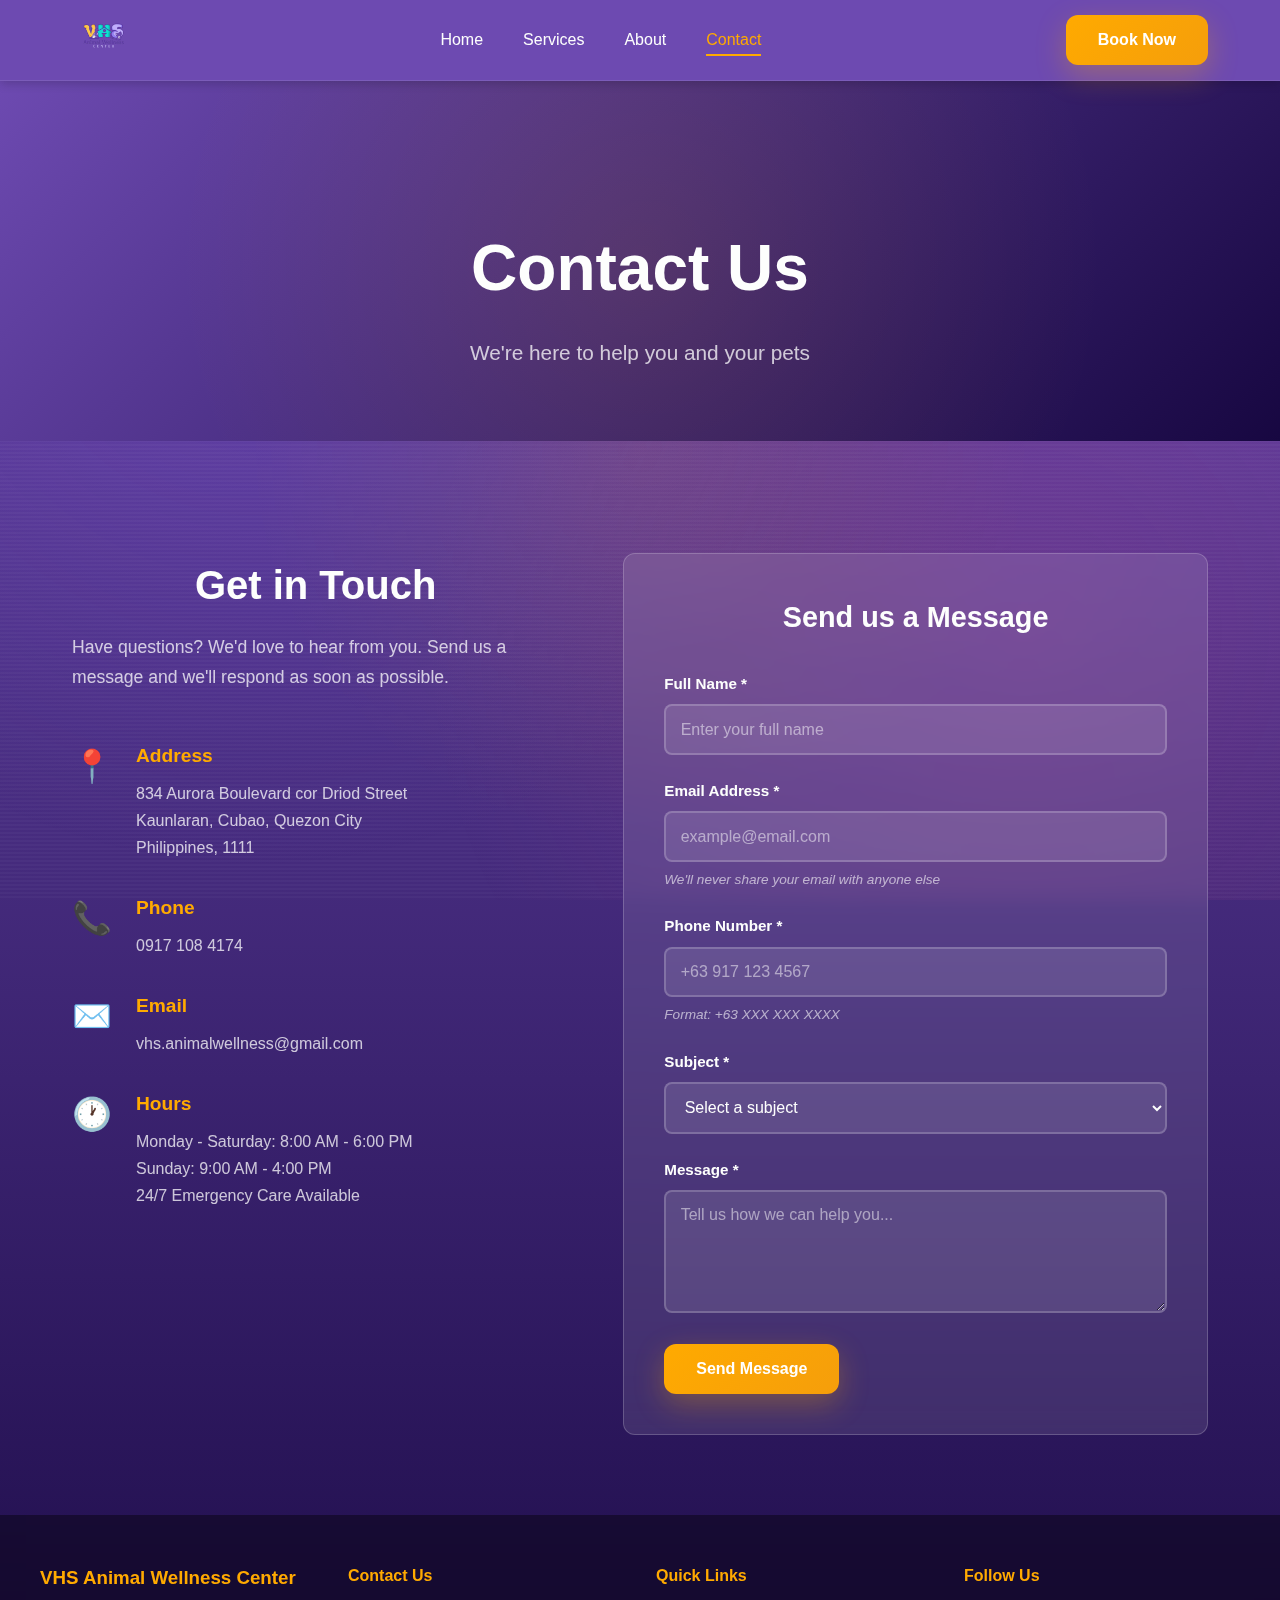
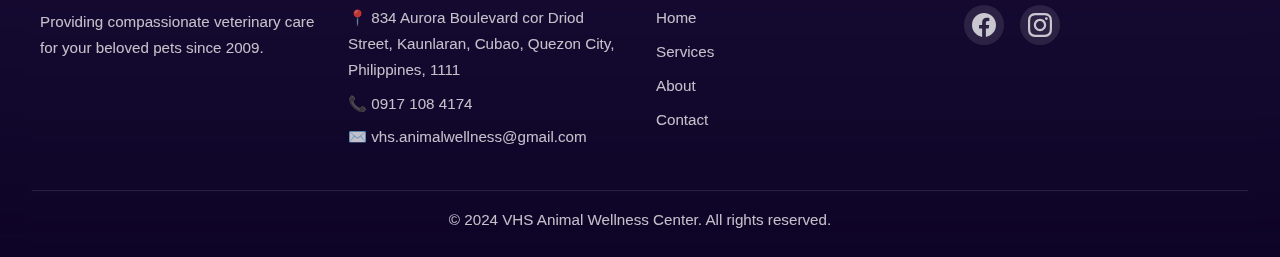
<file: contact.html>
<!DOCTYPE html>
<html lang="en">
<head>
  <meta charset="UTF-8">
  <meta name="viewport" content="width=device-width, initial-scale=1.0">
  <title>Contact Us - VHS Animal Wellness Center</title>
  <link rel="stylesheet" href="style.css">
</head>
<body>
  <!-- HEADER -->
  <header>
    <nav class="navbar">
      <a href="index.html" class="logo">
        <img src="image/vhs-assets/vhs-logo.png" alt="VHS Logo" class="logo-img">
      </a>
      
      <ul class="nav-menu">
        <li><a href="index.html" class="nav-link">Home</a></li>
        <li><a href="services.html" class="nav-link">Services</a></li>
        <li><a href="about.html" class="nav-link">About</a></li>
        <li><a href="contact.html" class="nav-link active">Contact</a></li>
      </ul>
      
      <button class="btn-primary" id="openBookingModal">Book Now</button>
      
      <button class="hamburger" id="hamburger" aria-label="Toggle menu">
        <span></span>
        <span></span>
        <span></span>
      </button>
    </nav>
  </header>

  <div class="mobile-overlay" id="mobileOverlay"></div>

  <main>
    <!-- CONTACT HERO -->
    <section class="page-hero">
      <div class="page-hero-content">
        <h1>Contact Us</h1>
        <p>We're here to help you and your pets</p>
      </div>
    </section>

    <!-- CONTACT CONTENT -->
    <section class="section contact-page">
      <div class="contact-container">
        <!-- Contact Information -->
        <div class="contact-info">
          <h2>Get in Touch</h2>
          <p>Have questions? We'd love to hear from you. Send us a message and we'll respond as soon as possible.</p>
          
          <div class="contact-details">
            <div class="contact-item">
              <span class="contact-icon">📍</span>
              <div>
                <h4>Address</h4>
                <p>834 Aurora Boulevard cor Driod Street<br>Kaunlaran, Cubao, Quezon City<br>Philippines, 1111</p>
              </div>
            </div>
            
            <div class="contact-item">
              <span class="contact-icon">📞</span>
              <div>
                <h4>Phone</h4>
                <p>0917 108 4174</p>
              </div>
            </div>
            
            <div class="contact-item">
              <span class="contact-icon">✉️</span>
              <div>
                <h4>Email</h4>
                <p>vhs.animalwellness@gmail.com</p>
              </div>
            </div>
            
            <div class="contact-item">
              <span class="contact-icon">🕐</span>
              <div>
                <h4>Hours</h4>
                <p>Monday - Saturday: 8:00 AM - 6:00 PM<br>Sunday: 9:00 AM - 4:00 PM<br>24/7 Emergency Care Available</p>
              </div>
            </div>
          </div>
        </div>

        <!-- Contact Form -->
        <div class="contact-form-wrapper">
          <form class="contact-form" id="contactForm">
            <h3>Send us a Message</h3>
            
            <div class="form-group">
              <label for="contactName">Full Name *</label>
              <input type="text" id="contactName" name="name" placeholder="Enter your full name" required>
            </div>
            
            <div class="form-group">
              <label for="contactEmail">Email Address *</label>
              <input type="email" id="contactEmail" name="email" placeholder="example@email.com" required>
              <span class="form-hint">We'll never share your email with anyone else</span>
            </div>
            
            <div class="form-group">
              <label for="contactPhone">Phone Number *</label>
              <input type="tel" id="contactPhone" name="phone" placeholder="+63 917 123 4567" required>
              <span class="form-hint">Format: +63 XXX XXX XXXX</span>
            </div>
            
            <div class="form-group">
              <label for="contactSubject">Subject *</label>
              <select id="contactSubject" name="subject" required>
                <option value="">Select a subject</option>
                <option value="appointment">Appointment Inquiry</option>
                <option value="services">Services Information</option>
                <option value="emergency">Emergency</option>
                <option value="feedback">Feedback</option>
                <option value="other">Other</option>
              </select>
            </div>
            
            <div class="form-group">
              <label for="contactMessage">Message *</label>
              <textarea id="contactMessage" name="message" rows="5" placeholder="Tell us how we can help you..." required></textarea>
            </div>
            
            <button type="submit" class="btn btn-primary">Send Message</button>
          </form>
        </div>
      </div>
    </section>
  </main>

  <!-- FOOTER -->
  <footer id="footer">
    <div class="footer-grid">
      <div>
        <h3>VHS Animal Wellness Center</h3>
        <p>Providing compassionate veterinary care for your beloved pets since 2009.</p>
      </div>
      <div>
        <h4>Contact Us</h4>
        <p>📍 834 Aurora Boulevard cor Driod Street, Kaunlaran, Cubao, Quezon City, Philippines, 1111</p>
        <p>📞 0917 108 4174</p>
        <p>✉️ vhs.animalwellness@gmail.com</p>
      </div>
      <div>
        <h4>Quick Links</h4>
        <a href="index.html">Home</a>
        <a href="services.html">Services</a>
        <a href="about.html">About</a>
        <a href="contact.html">Contact</a>
      </div>
      <div>
        <h4>Follow Us</h4>
        <div class="social">
          <a href="https://www.facebook.com/VHSanimalwellnesscenter" target="_blank" rel="noopener noreferrer" aria-label="Facebook">
            <svg width="24" height="24" viewBox="0 0 24 24" fill="currentColor">
              <path d="M24 12.073c0-6.627-5.373-12-12-12s-12 5.373-12 12c0 5.99 4.388 10.954 10.125 11.854v-8.385H7.078v-3.47h3.047V9.43c0-3.007 1.792-4.669 4.533-4.669 1.312 0 2.686.235 2.686.235v2.953H15.83c-1.491 0-1.956.925-1.956 1.874v2.25h3.328l-.532 3.47h-2.796v8.385C19.612 23.027 24 18.062 24 12.073z"/>
            </svg>
          </a>
          <a href="https://www.instagram.com/vhsanimalwellness" target="_blank" rel="noopener noreferrer" aria-label="Instagram">
            <svg width="24" height="24" viewBox="0 0 24 24" fill="currentColor">
              <path d="M12 2.163c3.204 0 3.584.012 4.85.07 3.252.148 4.771 1.691 4.919 4.919.058 1.265.069 1.645.069 4.849 0 3.205-.012 3.584-.069 4.849-.149 3.225-1.664 4.771-4.919 4.919-1.266.058-1.644.07-4.85.07-3.204 0-3.584-.012-4.849-.07-3.26-.149-4.771-1.699-4.919-4.92-.058-1.265-.07-1.644-.07-4.849 0-3.204.013-3.583.07-4.849.149-3.227 1.664-4.771 4.919-4.919 1.266-.057 1.645-.069 4.849-.069zm0-2.163c-3.259 0-3.667.014-4.947.072-4.358.2-6.78 2.618-6.98 6.98-.059 1.281-.073 1.689-.073 4.948 0 3.259.014 3.668.072 4.948.2 4.358 2.618 6.78 6.98 6.98 1.281.058 1.689.072 4.948.072 3.259 0 3.668-.014 4.948-.072 4.354-.2 6.782-2.618 6.979-6.98.059-1.28.073-1.689.073-4.948 0-3.259-.014-3.667-.072-4.947-.196-4.354-2.617-6.78-6.979-6.98-1.281-.059-1.69-.073-4.949-.073zm0 5.838c-3.403 0-6.162 2.759-6.162 6.162s2.759 6.163 6.162 6.163 6.162-2.759 6.162-6.163c0-3.403-2.759-6.162-6.162-6.162zm0 10.162c-2.209 0-4-1.79-4-4 0-2.209 1.791-4 4-4s4 1.791 4 4c0 2.21-1.791 4-4 4zm6.406-11.845c-.796 0-1.441.645-1.441 1.44s.645 1.44 1.441 1.44c.795 0 1.439-.645 1.439-1.44s-.644-1.44-1.439-1.44z"/>
            </svg>
          </a>
        </div>
      </div>
    </div>
    <div class="footer-bottom">
      <p>&copy; 2024 VHS Animal Wellness Center. All rights reserved.</p>
    </div>
  </footer>

  <!-- MODAL -->
  <div id="modal" class="modal">
    <div class="modal-content modal-booking">
      <button class="modal-close" id="closeModal">&times;</button>
      
      <!-- Initial Options Screen -->
      <div id="modalOptions" class="modal-options-screen">
        <h2>Book an Appointment</h2>
        <p class="modal-subtitle">Choose how you'd like to continue</p>
        
        <div class="booking-options">
          <button class="option-card" id="guestBtn">
            <span class="option-icon">👤</span>
            <h3>Book as Guest</h3>
            <p>Quick booking without creating an account</p>
          </button>
          
          <button class="option-card" id="loginBtn">
            <span class="option-icon">🔐</span>
            <h3>Log In</h3>
            <p>Access your existing account</p>
          </button>
          
          <button class="option-card" id="signupBtn">
            <span class="option-icon">✨</span>
            <h3>Sign Up</h3>
            <p>Create a new account for easier booking</p>
          </button>
        </div>
      </div>
      
      <!-- Guest Booking Form -->
      <form id="guestForm" class="booking-form hidden">
        <h2>Book as Guest</h2>
        <p class="modal-subtitle">Fill out the form below to schedule your pet's visit</p>
        
        <!-- Personal Information -->
        <div class="form-section">
          <h3 class="section-title">Personal Information</h3>
          
          <div class="form-row">
            <div class="form-group">
              <label for="guestLastName">Last Name <span class="required">*</span></label>
              <input type="text" id="guestLastName" name="lastName" placeholder="Dela Cruz" required>
            </div>
            <div class="form-group">
              <label for="guestFirstName">First Name <span class="required">*</span></label>
              <input type="text" id="guestFirstName" name="firstName" placeholder="Juan" required>
            </div>
            <div class="form-group">
              <label for="guestMiddleName">Middle Name</label>
              <input type="text" id="guestMiddleName" name="middleName" placeholder="Santos">
            </div>
          </div>
          
          <div class="form-row">
            <div class="form-group">
              <label for="guestEmail">Email Address <span class="required">*</span></label>
              <input type="email" id="guestEmail" name="email" placeholder="example@gmail.com" required>
              <span class="form-hint">We'll send confirmation to this email</span>
            </div>
            <div class="form-group">
              <label for="guestPhone">Phone Number <span class="required">*</span></label>
              <input type="tel" id="guestPhone" name="phone" placeholder="09XXXXXXXXX" pattern="[0-9]{11}" required>
              <span class="form-hint">Format: 09XXXXXXXXX (11 digits)</span>
            </div>
          </div>
        </div>
        
        <!-- Pet Information -->
        <div class="form-section">
          <h3 class="section-title">Pet Information</h3>
          
          <div class="form-row">
            <div class="form-group">
              <label for="guestPetName">Pet Name <span class="required">*</span></label>
              <input type="text" id="guestPetName" name="petName" placeholder="Fluffy" required>
            </div>
            <div class="form-group">
              <label for="guestPetType">Pet Type <span class="required">*</span></label>
              <select id="guestPetType" name="petType" required>
                <option value="">Select pet type</option>
                <option value="dog">Dog</option>
                <option value="cat">Cat</option>
                <option value="rabbit">Rabbit</option>
                <option value="bird">Bird</option>
                <option value="other">Other</option>
              </select>
            </div>
          </div>
        </div>
        
        <!-- Appointment Details -->
        <div class="form-section">
          <h3 class="section-title">Appointment Details</h3>
          
          <div class="form-group">
            <label for="guestService">Service Needed <span class="required">*</span></label>
            <select id="guestService" name="service" required>
              <option value="">Select a service</option>
              <option value="consultation">Vet Consultation</option>
              <option value="vaccination-canine">Canine Vaccination</option>
              <option value="vaccination-feline">Feline Vaccination</option>
              <option value="grooming">Pet Grooming</option>
              <option value="antirabies">Anti-rabies Vaccination</option>
              <option value="microchipping">Pet Microchipping</option>
              <option value="heartworm">Heartworm Prevention</option>
              <option value="bloodtest">Blood Tests</option>
              <option value="spay-neuter">Spay & Neuter</option>
              <option value="online">Online Consultation</option>
              <option value="homeservice">Home Service Visit</option>
              <option value="testkits">Test Kits</option>
              <option value="certificate">Vet Health Certificate</option>
            </select>
          </div>
          
          <div class="form-row">
            <div class="form-group">
              <label for="guestDate">Preferred Date <span class="required">*</span></label>
              <input type="date" id="guestDate" name="preferredDate" required>
            </div>
            <div class="form-group">
              <label for="guestTime">Preferred Time <span class="required">*</span></label>
              <select id="guestTime" name="preferredTime" required>
                <option value="">Select time</option>
                <option value="08:00">8:00 AM</option>
                <option value="09:00">9:00 AM</option>
                <option value="10:00">10:00 AM</option>
                <option value="11:00">11:00 AM</option>
                <option value="13:00">1:00 PM</option>
                <option value="14:00">2:00 PM</option>
                <option value="15:00">3:00 PM</option>
                <option value="16:00">4:00 PM</option>
                <option value="17:00">5:00 PM</option>
              </select>
            </div>
          </div>
          
          <div class="form-group">
            <label for="guestNotes">Additional Notes</label>
            <textarea id="guestNotes" name="notes" rows="3" placeholder="Any special concerns or information we should know about your pet..."></textarea>
          </div>
        </div>
        
        <!-- Terms -->
        <div class="terms-section">
          <div class="terms-checkbox">
            <input type="checkbox" id="guestAgreeTerms" name="agreeTerms" required>
            <label for="guestAgreeTerms">I agree to the <a href="#" class="terms-link">Terms and Conditions</a> and <a href="#" class="terms-link">Privacy Policy</a> <span class="required">*</span></label>
          </div>
        </div>
        
        <div class="form-actions">
          <button type="submit" class="btn btn-primary btn-submit">Book Appointment</button>
          <button type="button" class="btn btn-secondary" data-back>Back</button>
        </div>
      </form>
      
      <!-- Login Form -->
      <form id="loginForm" class="booking-form hidden">
        <h2>Log In</h2>
        <p class="modal-subtitle">Access your account to book an appointment</p>
        
        <div class="form-section">
          <div class="form-group">
            <label for="loginEmail">Email Address <span class="required">*</span></label>
            <input type="email" id="loginEmail" name="email" placeholder="example@gmail.com" required>
          </div>
          
          <div class="form-group">
            <label for="loginPassword">Password <span class="required">*</span></label>
            <input type="password" id="loginPassword" name="password" placeholder="Enter your password" required>
          </div>
          
          <div class="form-group">
            <a href="#" class="forgot-password">Forgot password?</a>
          </div>
        </div>
        
        <div class="form-actions">
          <button type="submit" class="btn btn-primary btn-submit">Log In</button>
          <button type="button" class="btn btn-secondary" data-back>Back</button>
        </div>
        
        <div class="form-footer">
          <p>Don't have an account? <a href="#" class="switch-form" data-target="signupBtn">Sign up here</a></p>
        </div>
      </form>
      
      <!-- Sign Up Form -->
      <form id="signupForm" class="booking-form hidden">
        <h2>Create Account</h2>
        <p class="modal-subtitle">Sign up to easily manage your pet's appointments</p>
        
        <!-- Personal Information -->
        <div class="form-section">
          <h3 class="section-title">Personal Information</h3>
          
          <div class="form-row">
            <div class="form-group">
              <label for="signupLastName">Last Name <span class="required">*</span></label>
              <input type="text" id="signupLastName" name="lastName" placeholder="Dela Cruz" required>
            </div>
            <div class="form-group">
              <label for="signupFirstName">First Name <span class="required">*</span></label>
              <input type="text" id="signupFirstName" name="firstName" placeholder="Juan" required>
            </div>
            <div class="form-group">
              <label for="signupMiddleName">Middle Name</label>
              <input type="text" id="signupMiddleName" name="middleName" placeholder="Santos">
            </div>
          </div>
          
          <div class="form-row">
            <div class="form-group">
              <label for="signupEmail">Email Address <span class="required">*</span></label>
              <input type="email" id="signupEmail" name="email" placeholder="example@gmail.com" required>
            </div>
            <div class="form-group">
              <label for="signupPhone">Phone Number <span class="required">*</span></label>
              <input type="tel" id="signupPhone" name="phone" placeholder="09XXXXXXXXX" pattern="[0-9]{11}" required>
              <span class="form-hint">Format: 09XXXXXXXXX (11 digits)</span>
            </div>
          </div>
          
          <div class="form-group">
            <label for="signupAddress">Address <span class="required">*</span></label>
            <textarea id="signupAddress" name="address" rows="2" placeholder="Street, Barangay, City, Province" required></textarea>
          </div>
          
          <div class="form-group">
            <label for="signupDob">Date of Birth <span class="required">*</span></label>
            <input type="date" id="signupDob" name="dob" required>
          </div>
        </div>
        
        <!-- Account Security -->
        <div class="form-section">
          <h3 class="section-title">Account Security</h3>
          
          <div class="form-row">
            <div class="form-group">
              <label for="signupPassword">Password <span class="required">*</span></label>
              <input type="password" id="signupPassword" name="password" placeholder="Enter password" minlength="8" required>
              <span class="form-hint">Minimum 8 characters, at least 1 number and 1 special character</span>
            </div>
            <div class="form-group">
              <label for="signupConfirmPassword">Confirm Password <span class="required">*</span></label>
              <input type="password" id="signupConfirmPassword" name="confirmPassword" placeholder="Re-enter password" required>
            </div>
          </div>
        </div>
        
        <!-- Terms -->
        <div class="terms-section">
          <div class="terms-checkbox">
            <input type="checkbox" id="signupAgreeTerms" name="agreeTerms" required>
            <label for="signupAgreeTerms">I agree to the <a href="#" class="terms-link">Terms and Conditions</a> and <a href="#" class="terms-link">Privacy Policy</a> <span class="required">*</span></label>
          </div>
        </div>
        
        <div class="form-actions">
          <button type="submit" class="btn btn-primary btn-submit">Create Account</button>
          <button type="button" class="btn btn-secondary" data-back>Back</button>
        </div>
        
        <div class="form-footer">
          <p>Already have an account? <a href="#" class="switch-form" data-target="loginBtn">Log in here</a></p>
        </div>
      </form>
    </div>
  </div>


  <script src="script.js"></script>
</body>
</html>
</file>
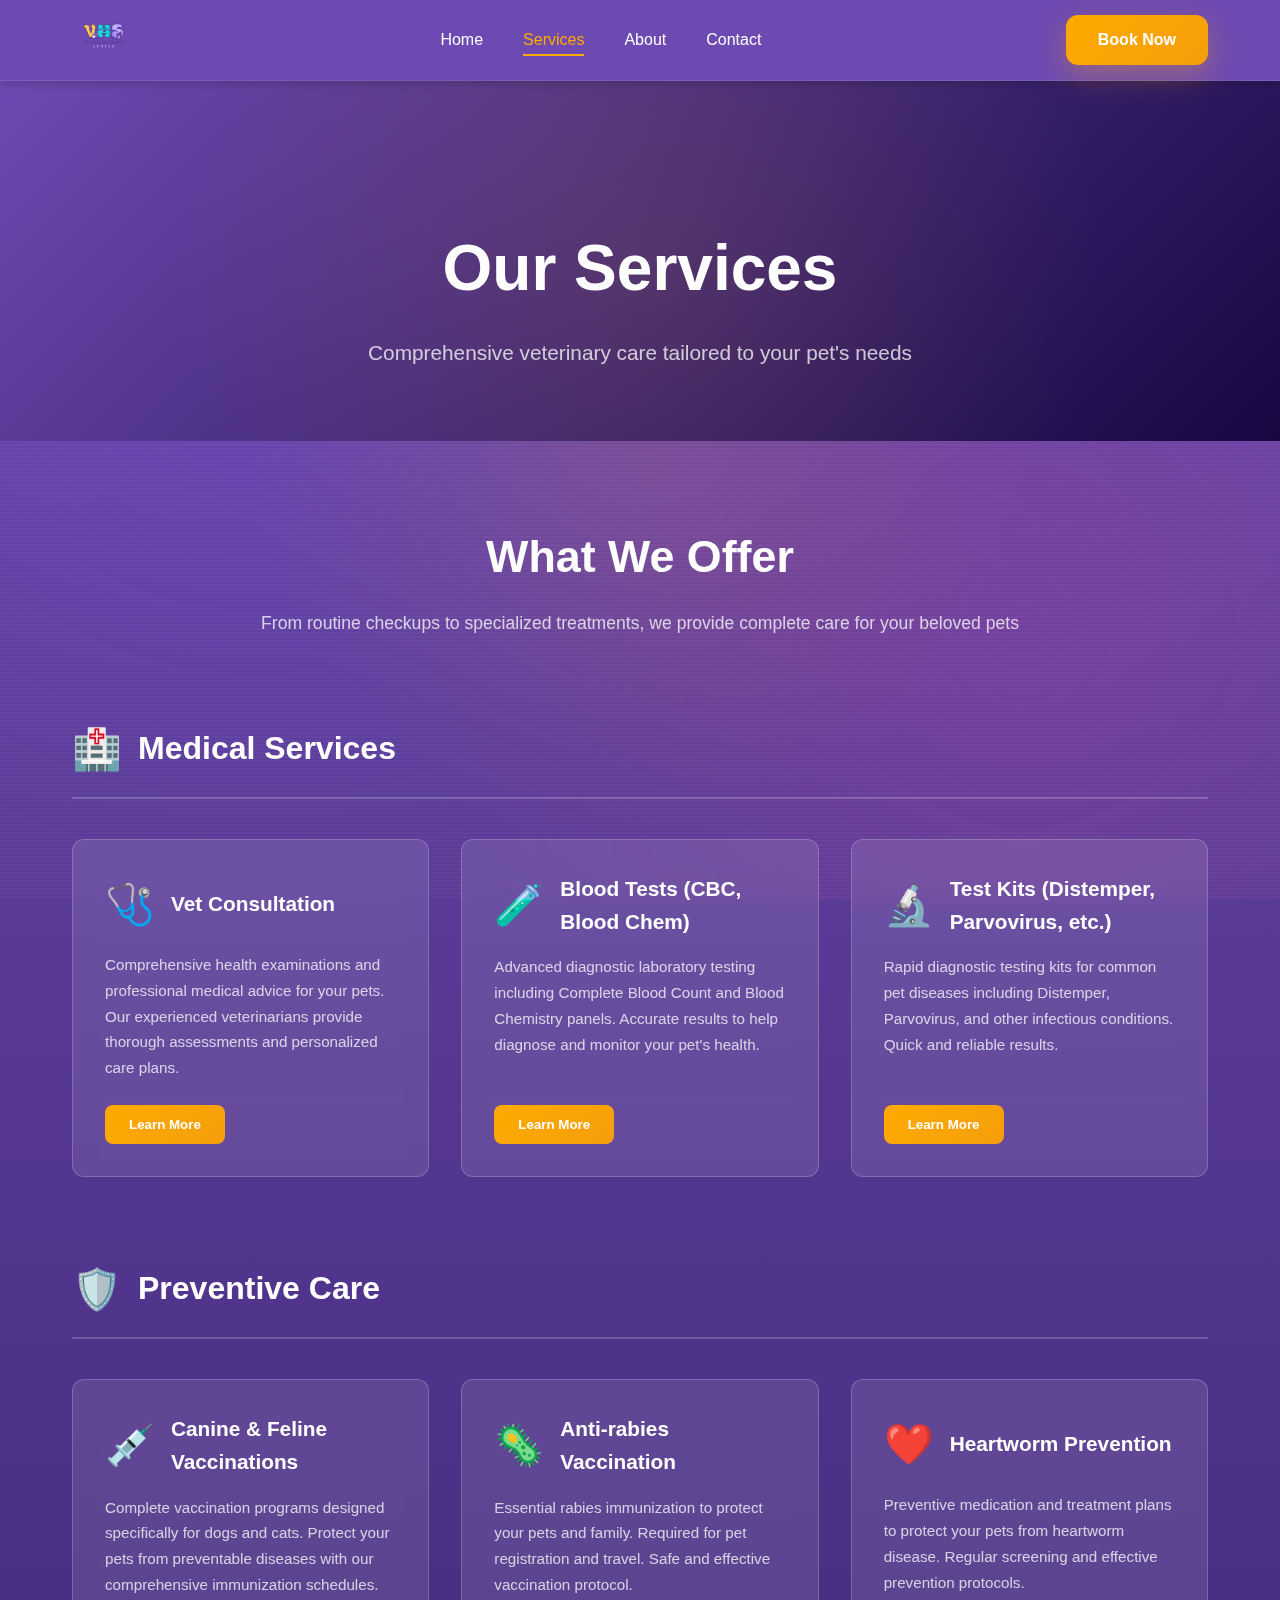
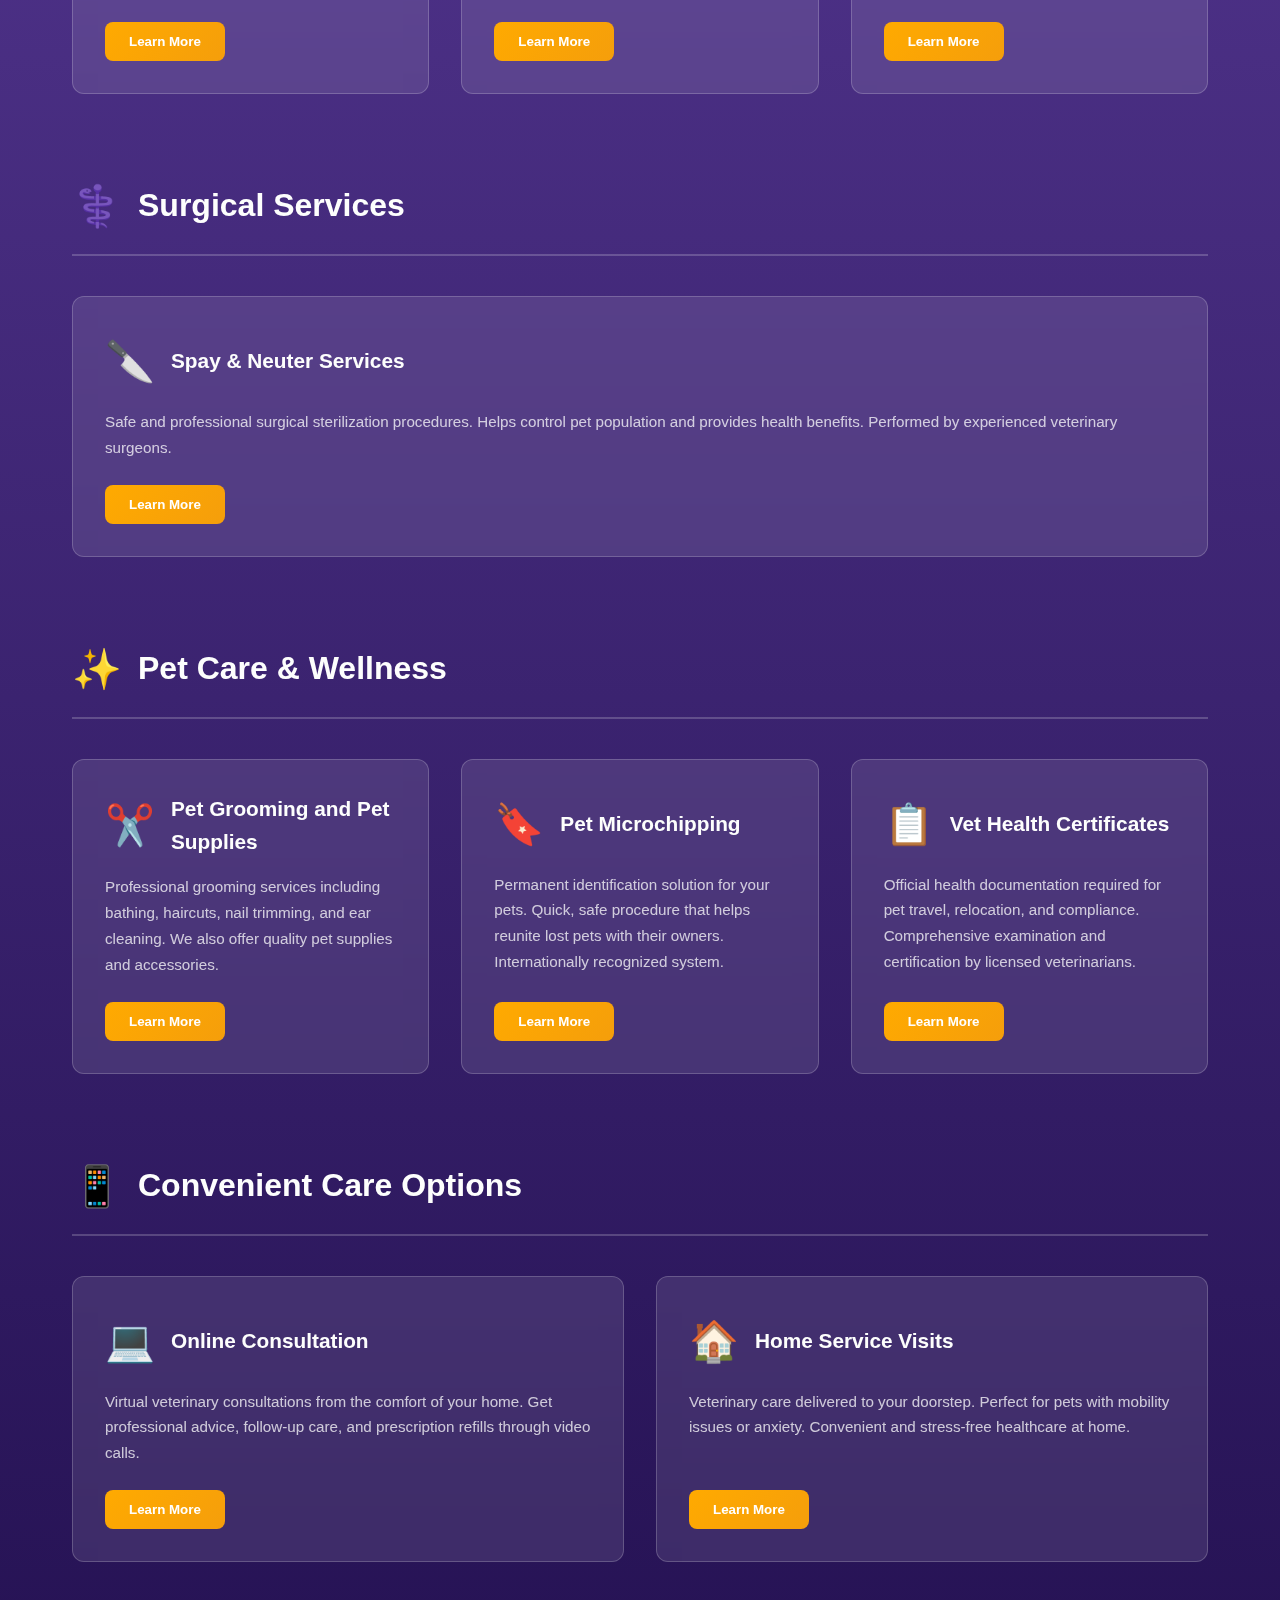
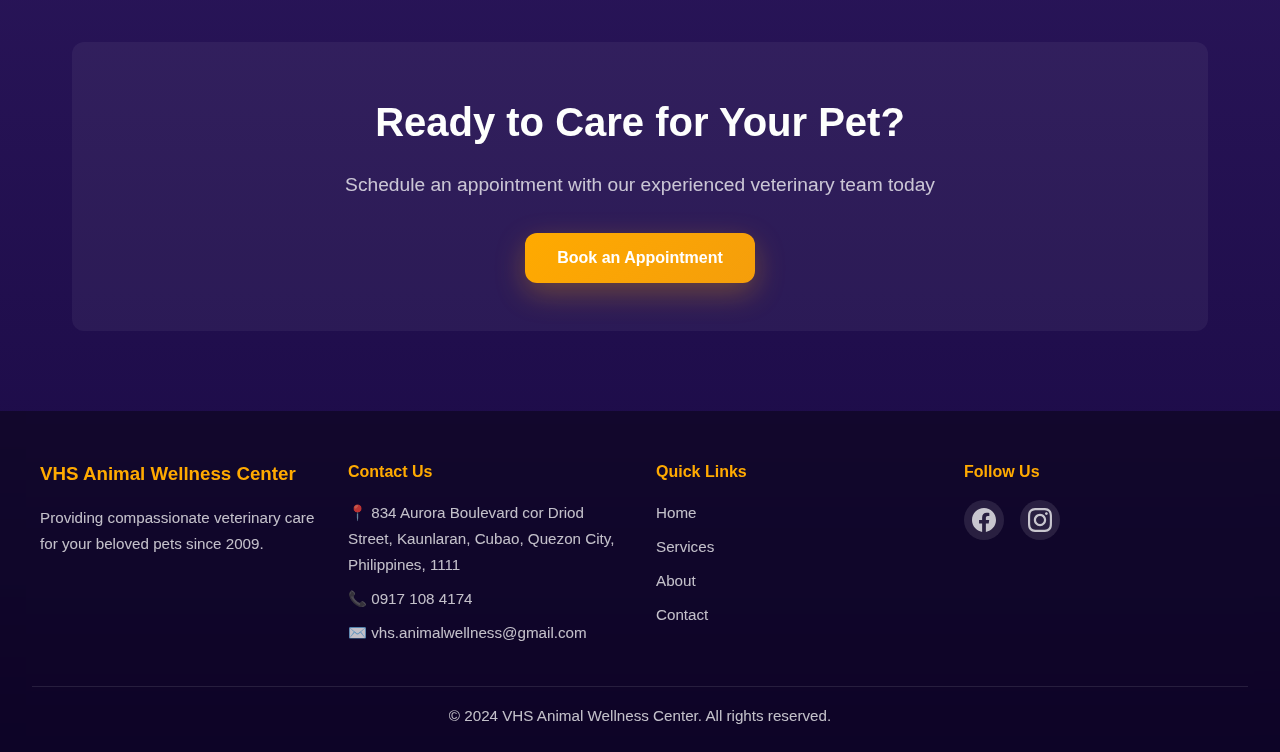
<file: services.html>
<!DOCTYPE html>
<html lang="en">
<head>
  <meta charset="UTF-8">
  <meta name="viewport" content="width=device-width, initial-scale=1.0">
  <title>Our Services - VHS Animal Wellness Center</title>
  <link rel="stylesheet" href="style.css">
</head>
<body>
  <!-- HEADER -->
  <header>
    <nav class="navbar">
      <a href="index.html" class="logo">
        <img src="image/vhs-assets/vhs-logo.png" alt="VHS Logo" class="logo-img">
      </a>
      
      <ul class="nav-menu">
        <li><a href="index.html" class="nav-link">Home</a></li>
        <li><a href="services.html" class="nav-link active">Services</a></li>
        <li><a href="about.html" class="nav-link">About</a></li>
        <li><a href="contact.html" class="nav-link">Contact</a></li>
      </ul>
      
      <button class="btn-primary" id="openBookingModal">Book Now</button>
      
      <button class="hamburger" id="hamburger" aria-label="Toggle menu">
        <span></span>
        <span></span>
        <span></span>
      </button>
    </nav>
  </header>

  <div class="mobile-overlay" id="mobileOverlay"></div>

  <main>
    <!-- SERVICES HERO -->
    <section class="page-hero">
      <div class="page-hero-content">
        <h1>Our Services</h1>
        <p>Comprehensive veterinary care tailored to your pet's needs</p>
      </div>
    </section>

    <!-- SERVICES CATEGORIES -->
    <section class="section services-page">
      <div class="services-intro">
        <h2>What We Offer</h2>
        <p class="subtitle">From routine checkups to specialized treatments, we provide complete care for your beloved pets</p>
      </div>

      <!-- Medical Services -->
      <div class="service-category">
        <h3 class="category-title">
          <span class="category-icon">🏥</span>
          Medical Services
        </h3>
        <div class="services-grid-page">
          <div class="service-card-detailed">
            <div class="service-header">
              <span class="service-icon">🩺</span>
              <h4>Vet Consultation</h4>
            </div>
            <p class="service-description">Comprehensive health examinations and professional medical advice for your pets. Our experienced veterinarians provide thorough assessments and personalized care plans.</p>
            <button class="btn-service">Learn More</button>
          </div>

          <div class="service-card-detailed">
            <div class="service-header">
              <span class="service-icon">🧪</span>
              <h4>Blood Tests (CBC, Blood Chem)</h4>
            </div>
            <p class="service-description">Advanced diagnostic laboratory testing including Complete Blood Count and Blood Chemistry panels. Accurate results to help diagnose and monitor your pet's health.</p>
            <button class="btn-service">Learn More</button>
          </div>

          <div class="service-card-detailed">
            <div class="service-header">
              <span class="service-icon">🔬</span>
              <h4>Test Kits (Distemper, Parvovirus, etc.)</h4>
            </div>
            <p class="service-description">Rapid diagnostic testing kits for common pet diseases including Distemper, Parvovirus, and other infectious conditions. Quick and reliable results.</p>
            <button class="btn-service">Learn More</button>
          </div>
        </div>
      </div>

      <!-- Preventive Care -->
      <div class="service-category">
        <h3 class="category-title">
          <span class="category-icon">🛡️</span>
          Preventive Care
        </h3>
        <div class="services-grid-page">
          <div class="service-card-detailed">
            <div class="service-header">
              <span class="service-icon">💉</span>
              <h4>Canine & Feline Vaccinations</h4>
            </div>
            <p class="service-description">Complete vaccination programs designed specifically for dogs and cats. Protect your pets from preventable diseases with our comprehensive immunization schedules.</p>
            <button class="btn-service">Learn More</button>
          </div>

          <div class="service-card-detailed">
            <div class="service-header">
              <span class="service-icon">🦠</span>
              <h4>Anti-rabies Vaccination</h4>
            </div>
            <p class="service-description">Essential rabies immunization to protect your pets and family. Required for pet registration and travel. Safe and effective vaccination protocol.</p>
            <button class="btn-service">Learn More</button>
          </div>

          <div class="service-card-detailed">
            <div class="service-header">
              <span class="service-icon">❤️</span>
              <h4>Heartworm Prevention</h4>
            </div>
            <p class="service-description">Preventive medication and treatment plans to protect your pets from heartworm disease. Regular screening and effective prevention protocols.</p>
            <button class="btn-service">Learn More</button>
          </div>
        </div>
      </div>

      <!-- Surgical Services -->
      <div class="service-category">
        <h3 class="category-title">
          <span class="category-icon">⚕️</span>
          Surgical Services
        </h3>
        <div class="services-grid-page">
          <div class="service-card-detailed">
            <div class="service-header">
              <span class="service-icon">🔪</span>
              <h4>Spay & Neuter Services</h4>
            </div>
            <p class="service-description">Safe and professional surgical sterilization procedures. Helps control pet population and provides health benefits. Performed by experienced veterinary surgeons.</p>
            <button class="btn-service">Learn More</button>
          </div>
        </div>
      </div>

      <!-- Pet Care Services -->
      <div class="service-category">
        <h3 class="category-title">
          <span class="category-icon">✨</span>
          Pet Care & Wellness
        </h3>
        <div class="services-grid-page">
          <div class="service-card-detailed">
            <div class="service-header">
              <span class="service-icon">✂️</span>
              <h4>Pet Grooming and Pet Supplies</h4>
            </div>
            <p class="service-description">Professional grooming services including bathing, haircuts, nail trimming, and ear cleaning. We also offer quality pet supplies and accessories.</p>
            <button class="btn-service">Learn More</button>
          </div>

          <div class="service-card-detailed">
            <div class="service-header">
              <span class="service-icon">🔖</span>
              <h4>Pet Microchipping</h4>
            </div>
            <p class="service-description">Permanent identification solution for your pets. Quick, safe procedure that helps reunite lost pets with their owners. Internationally recognized system.</p>
            <button class="btn-service">Learn More</button>
          </div>

          <div class="service-card-detailed">
            <div class="service-header">
              <span class="service-icon">📋</span>
              <h4>Vet Health Certificates</h4>
            </div>
            <p class="service-description">Official health documentation required for pet travel, relocation, and compliance. Comprehensive examination and certification by licensed veterinarians.</p>
            <button class="btn-service">Learn More</button>
          </div>
        </div>
      </div>

      <!-- Convenient Services -->
      <div class="service-category">
        <h3 class="category-title">
          <span class="category-icon">📱</span>
          Convenient Care Options
        </h3>
        <div class="services-grid-page">
          <div class="service-card-detailed">
            <div class="service-header">
              <span class="service-icon">💻</span>
              <h4>Online Consultation</h4>
            </div>
            <p class="service-description">Virtual veterinary consultations from the comfort of your home. Get professional advice, follow-up care, and prescription refills through video calls.</p>
            <button class="btn-service">Learn More</button>
          </div>

          <div class="service-card-detailed">
            <div class="service-header">
              <span class="service-icon">🏠</span>
              <h4>Home Service Visits</h4>
            </div>
            <p class="service-description">Veterinary care delivered to your doorstep. Perfect for pets with mobility issues or anxiety. Convenient and stress-free healthcare at home.</p>
            <button class="btn-service">Learn More</button>
          </div>
        </div>
      </div>

      <!-- CTA Section -->
      <div class="services-cta">
        <h2>Ready to Care for Your Pet?</h2>
        <p>Schedule an appointment with our experienced veterinary team today</p>
        <button class="btn btn-primary" id="openBookingModalServices">Book an Appointment</button>
      </div>
    </section>
  </main>

  <!-- FOOTER -->
  <footer id="footer">
    <div class="footer-grid">
      <div>
        <h3>VHS Animal Wellness Center</h3>
        <p>Providing compassionate veterinary care for your beloved pets since 2009.</p>
      </div>
      <div>
        <h4>Contact Us</h4>
        <p>📍 834 Aurora Boulevard cor Driod Street, Kaunlaran, Cubao, Quezon City, Philippines, 1111</p>
        <p>📞 0917 108 4174</p>
        <p>✉️ vhs.animalwellness@gmail.com</p>
      </div>
      <div>
        <h4>Quick Links</h4>
        <a href="index.html">Home</a>
        <a href="services.html">Services</a>
        <a href="about.html">About</a>
        <a href="contact.html">Contact</a>
      </div>
      <div>
        <h4>Follow Us</h4>
        <div class="social">
          <a href="https://www.facebook.com/VHSanimalwellnesscenter" target="_blank" rel="noopener noreferrer" aria-label="Facebook">
            <svg width="24" height="24" viewBox="0 0 24 24" fill="currentColor">
              <path d="M24 12.073c0-6.627-5.373-12-12-12s-12 5.373-12 12c0 5.99 4.388 10.954 10.125 11.854v-8.385H7.078v-3.47h3.047V9.43c0-3.007 1.792-4.669 4.533-4.669 1.312 0 2.686.235 2.686.235v2.953H15.83c-1.491 0-1.956.925-1.956 1.874v2.25h3.328l-.532 3.47h-2.796v8.385C19.612 23.027 24 18.062 24 12.073z"/>
            </svg>
          </a>
          <a href="https://www.instagram.com/vhsanimalwellness" target="_blank" rel="noopener noreferrer" aria-label="Instagram">
            <svg width="24" height="24" viewBox="0 0 24 24" fill="currentColor">
              <path d="M12 2.163c3.204 0 3.584.012 4.85.07 3.252.148 4.771 1.691 4.919 4.919.058 1.265.069 1.645.069 4.849 0 3.205-.012 3.584-.069 4.849-.149 3.225-1.664 4.771-4.919 4.919-1.266.058-1.644.07-4.85.07-3.204 0-3.584-.012-4.849-.07-3.26-.149-4.771-1.699-4.919-4.92-.058-1.265-.07-1.644-.07-4.849 0-3.204.013-3.583.07-4.849.149-3.227 1.664-4.771 4.919-4.919 1.266-.057 1.645-.069 4.849-.069zm0-2.163c-3.259 0-3.667.014-4.947.072-4.358.2-6.78 2.618-6.98 6.98-.059 1.281-.073 1.689-.073 4.948 0 3.259.014 3.668.072 4.948.2 4.358 2.618 6.78 6.98 6.98 1.281.058 1.689.072 4.948.072 3.259 0 3.668-.014 4.948-.072 4.354-.2 6.782-2.618 6.979-6.98.059-1.28.073-1.689.073-4.948 0-3.259-.014-3.667-.072-4.947-.196-4.354-2.617-6.78-6.979-6.98-1.281-.059-1.69-.073-4.949-.073zm0 5.838c-3.403 0-6.162 2.759-6.162 6.162s2.759 6.163 6.162 6.163 6.162-2.759 6.162-6.163c0-3.403-2.759-6.162-6.162-6.162zm0 10.162c-2.209 0-4-1.79-4-4 0-2.209 1.791-4 4-4s4 1.791 4 4c0 2.21-1.791 4-4 4zm6.406-11.845c-.796 0-1.441.645-1.441 1.44s.645 1.44 1.441 1.44c.795 0 1.439-.645 1.439-1.44s-.644-1.44-1.439-1.44z"/>
            </svg>
          </a>
        </div>
      </div>
    </div>
    <div class="footer-bottom">
      <p>&copy; 2024 VHS Animal Wellness Center. All rights reserved.</p>
    </div>
  </footer>

  <!-- MODAL -->
  <div id="modal" class="modal">
    <div class="modal-content modal-booking">
      <button class="modal-close" id="closeModal">&times;</button>
      
      <!-- Initial Options Screen -->
      <div id="modalOptions" class="modal-options-screen">
        <h2>Book an Appointment</h2>
        <p class="modal-subtitle">Choose how you'd like to continue</p>
        
        <div class="booking-options">
          <button class="option-card" id="guestBtn">
            <span class="option-icon">👤</span>
            <h3>Book as Guest</h3>
            <p>Quick booking without creating an account</p>
          </button>
          
          <button class="option-card" id="loginBtn">
            <span class="option-icon">🔐</span>
            <h3>Log In</h3>
            <p>Access your existing account</p>
          </button>
          
          <button class="option-card" id="signupBtn">
            <span class="option-icon">✨</span>
            <h3>Sign Up</h3>
            <p>Create a new account for easier booking</p>
          </button>
        </div>
      </div>
      
      <!-- Guest Booking Form -->
      <form id="guestForm" class="booking-form hidden">
        <h2>Book as Guest</h2>
        <p class="modal-subtitle">Fill out the form below to schedule your pet's visit</p>
        
        <!-- Personal Information -->
        <div class="form-section">
          <h3 class="section-title">Personal Information</h3>
          
          <div class="form-row">
            <div class="form-group">
              <label for="guestLastName">Last Name <span class="required">*</span></label>
              <input type="text" id="guestLastName" name="lastName" placeholder="Dela Cruz" required>
            </div>
            <div class="form-group">
              <label for="guestFirstName">First Name <span class="required">*</span></label>
              <input type="text" id="guestFirstName" name="firstName" placeholder="Juan" required>
            </div>
            <div class="form-group">
              <label for="guestMiddleName">Middle Name</label>
              <input type="text" id="guestMiddleName" name="middleName" placeholder="Santos">
            </div>
          </div>
          
          <div class="form-row">
            <div class="form-group">
              <label for="guestEmail">Email Address <span class="required">*</span></label>
              <input type="email" id="guestEmail" name="email" placeholder="example@gmail.com" required>
              <span class="form-hint">We'll send confirmation to this email</span>
            </div>
            <div class="form-group">
              <label for="guestPhone">Phone Number <span class="required">*</span></label>
              <input type="tel" id="guestPhone" name="phone" placeholder="09XXXXXXXXX" pattern="[0-9]{11}" required>
              <span class="form-hint">Format: 09XXXXXXXXX (11 digits)</span>
            </div>
          </div>
        </div>
        
        <!-- Pet Information -->
        <div class="form-section">
          <h3 class="section-title">Pet Information</h3>
          
          <div class="form-row">
            <div class="form-group">
              <label for="guestPetName">Pet Name <span class="required">*</span></label>
              <input type="text" id="guestPetName" name="petName" placeholder="Fluffy" required>
            </div>
            <div class="form-group">
              <label for="guestPetType">Pet Type <span class="required">*</span></label>
              <select id="guestPetType" name="petType" required>
                <option value="">Select pet type</option>
                <option value="dog">Dog</option>
                <option value="cat">Cat</option>
                <option value="rabbit">Rabbit</option>
                <option value="bird">Bird</option>
                <option value="other">Other</option>
              </select>
            </div>
          </div>
        </div>
        
        <!-- Appointment Details -->
        <div class="form-section">
          <h3 class="section-title">Appointment Details</h3>
          
          <div class="form-group">
            <label for="guestService">Service Needed <span class="required">*</span></label>
            <select id="guestService" name="service" required>
              <option value="">Select a service</option>
              <option value="consultation">Vet Consultation</option>
              <option value="vaccination-canine">Canine Vaccination</option>
              <option value="vaccination-feline">Feline Vaccination</option>
              <option value="grooming">Pet Grooming</option>
              <option value="antirabies">Anti-rabies Vaccination</option>
              <option value="microchipping">Pet Microchipping</option>
              <option value="heartworm">Heartworm Prevention</option>
              <option value="bloodtest">Blood Tests</option>
              <option value="spay-neuter">Spay & Neuter</option>
              <option value="online">Online Consultation</option>
              <option value="homeservice">Home Service Visit</option>
              <option value="testkits">Test Kits</option>
              <option value="certificate">Vet Health Certificate</option>
            </select>
          </div>
          
          <div class="form-row">
            <div class="form-group">
              <label for="guestDate">Preferred Date <span class="required">*</span></label>
              <input type="date" id="guestDate" name="preferredDate" required>
            </div>
            <div class="form-group">
              <label for="guestTime">Preferred Time <span class="required">*</span></label>
              <select id="guestTime" name="preferredTime" required>
                <option value="">Select time</option>
                <option value="08:00">8:00 AM</option>
                <option value="09:00">9:00 AM</option>
                <option value="10:00">10:00 AM</option>
                <option value="11:00">11:00 AM</option>
                <option value="13:00">1:00 PM</option>
                <option value="14:00">2:00 PM</option>
                <option value="15:00">3:00 PM</option>
                <option value="16:00">4:00 PM</option>
                <option value="17:00">5:00 PM</option>
              </select>
            </div>
          </div>
          
          <div class="form-group">
            <label for="guestNotes">Additional Notes</label>
            <textarea id="guestNotes" name="notes" rows="3" placeholder="Any special concerns or information we should know about your pet..."></textarea>
          </div>
        </div>
        
        <!-- Terms -->
        <div class="terms-section">
          <div class="terms-checkbox">
            <input type="checkbox" id="guestAgreeTerms" name="agreeTerms" required>
            <label for="guestAgreeTerms">I agree to the <a href="#" class="terms-link">Terms and Conditions</a> and <a href="#" class="terms-link">Privacy Policy</a> <span class="required">*</span></label>
          </div>
        </div>
        
        <div class="form-actions">
          <button type="submit" class="btn btn-primary btn-submit">Book Appointment</button>
          <button type="button" class="btn btn-secondary" data-back>Back</button>
        </div>
      </form>
      
      <!-- Login Form -->
      <form id="loginForm" class="booking-form hidden">
        <h2>Log In</h2>
        <p class="modal-subtitle">Access your account to book an appointment</p>
        
        <div class="form-section">
          <div class="form-group">
            <label for="loginEmail">Email Address <span class="required">*</span></label>
            <input type="email" id="loginEmail" name="email" placeholder="example@gmail.com" required>
          </div>
          
          <div class="form-group">
            <label for="loginPassword">Password <span class="required">*</span></label>
            <input type="password" id="loginPassword" name="password" placeholder="Enter your password" required>
          </div>
          
          <div class="form-group">
            <a href="#" class="forgot-password">Forgot password?</a>
          </div>
        </div>
        
        <div class="form-actions">
          <button type="submit" class="btn btn-primary btn-submit">Log In</button>
          <button type="button" class="btn btn-secondary" data-back>Back</button>
        </div>
        
        <div class="form-footer">
          <p>Don't have an account? <a href="#" class="switch-form" data-target="signupBtn">Sign up here</a></p>
        </div>
      </form>
      
      <!-- Sign Up Form -->
      <form id="signupForm" class="booking-form hidden">
        <h2>Create Account</h2>
        <p class="modal-subtitle">Sign up to easily manage your pet's appointments</p>
        
        <!-- Personal Information -->
        <div class="form-section">
          <h3 class="section-title">Personal Information</h3>
          
          <div class="form-row">
            <div class="form-group">
              <label for="signupLastName">Last Name <span class="required">*</span></label>
              <input type="text" id="signupLastName" name="lastName" placeholder="Dela Cruz" required>
            </div>
            <div class="form-group">
              <label for="signupFirstName">First Name <span class="required">*</span></label>
              <input type="text" id="signupFirstName" name="firstName" placeholder="Juan" required>
            </div>
            <div class="form-group">
              <label for="signupMiddleName">Middle Name</label>
              <input type="text" id="signupMiddleName" name="middleName" placeholder="Santos">
            </div>
          </div>
          
          <div class="form-row">
            <div class="form-group">
              <label for="signupEmail">Email Address <span class="required">*</span></label>
              <input type="email" id="signupEmail" name="email" placeholder="example@gmail.com" required>
            </div>
            <div class="form-group">
              <label for="signupPhone">Phone Number <span class="required">*</span></label>
              <input type="tel" id="signupPhone" name="phone" placeholder="09XXXXXXXXX" pattern="[0-9]{11}" required>
              <span class="form-hint">Format: 09XXXXXXXXX (11 digits)</span>
            </div>
          </div>
          
          <div class="form-group">
            <label for="signupAddress">Address <span class="required">*</span></label>
            <textarea id="signupAddress" name="address" rows="2" placeholder="Street, Barangay, City, Province" required></textarea>
          </div>
          
          <div class="form-group">
            <label for="signupDob">Date of Birth <span class="required">*</span></label>
            <input type="date" id="signupDob" name="dob" required>
          </div>
        </div>
        
        <!-- Account Security -->
        <div class="form-section">
          <h3 class="section-title">Account Security</h3>
          
          <div class="form-row">
            <div class="form-group">
              <label for="signupPassword">Password <span class="required">*</span></label>
              <input type="password" id="signupPassword" name="password" placeholder="Enter password" minlength="8" required>
              <span class="form-hint">Minimum 8 characters, at least 1 number and 1 special character</span>
            </div>
            <div class="form-group">
              <label for="signupConfirmPassword">Confirm Password <span class="required">*</span></label>
              <input type="password" id="signupConfirmPassword" name="confirmPassword" placeholder="Re-enter password" required>
            </div>
          </div>
        </div>
        
        <!-- Terms -->
        <div class="terms-section">
          <div class="terms-checkbox">
            <input type="checkbox" id="signupAgreeTerms" name="agreeTerms" required>
            <label for="signupAgreeTerms">I agree to the <a href="#" class="terms-link">Terms and Conditions</a> and <a href="#" class="terms-link">Privacy Policy</a> <span class="required">*</span></label>
          </div>
        </div>
        
        <div class="form-actions">
          <button type="submit" class="btn btn-primary btn-submit">Create Account</button>
          <button type="button" class="btn btn-secondary" data-back>Back</button>
        </div>
        
        <div class="form-footer">
          <p>Already have an account? <a href="#" class="switch-form" data-target="loginBtn">Log in here</a></p>
        </div>
      </form>
    </div>
  </div>


  <script src="script.js"></script>
</body>
</html>
</file>
<file: style.css>
/* ===== RESET & BASE ===== */
* {
  margin: 0;
  padding: 0;
  box-sizing: border-box;
}

html {
  scroll-behavior: smooth;
}

body {
  font-family: 'Segoe UI', Tahoma, Geneva, Verdana, sans-serif;
  background: linear-gradient(180deg, #6d4ab1, #170741);
  color: #fdfefd;
  line-height: 1.6;
  overflow-x: hidden;
  position: relative;
}

body::before {
  content: '';
  position: fixed;
  top: 0;
  left: 0;
  right: 0;
  bottom: 0;
  background-image: 
    radial-gradient(circle at 20% 30%, rgba(139, 92, 246, 0.15) 0%, transparent 50%),
    radial-gradient(circle at 80% 70%, rgba(236, 72, 153, 0.15) 0%, transparent 50%),
    radial-gradient(circle at 50% 50%, rgba(255, 170, 0, 0.1) 0%, transparent 50%);
  background-size: 100% 100%;
  pointer-events: none;
  z-index: 0;
}

body::after {
  content: '';
  position: fixed;
  top: 0;
  left: 0;
  right: 0;
  bottom: 0;
  background-image: 
    repeating-linear-gradient(
      0deg,
      transparent,
      transparent 2px,
      rgba(255, 255, 255, 0.03) 2px,
      rgba(255, 255, 255, 0.03) 4px
    );
  pointer-events: none;
  z-index: 0;
}

main {
  position: relative;
  z-index: 1;
}

:root {
  --primary: #6d4ab1;
  --secondary: #ffaa00;
  --dark: #170741;
  --text: #fdfefd;
  --text-dim: rgba(255, 255, 255, 0.75);
  --overlay: rgba(255, 255, 255, 0.1);
  --overlay-dark: rgba(0, 0, 0, 0.6);
  --max-width: 75rem;
  --transition: 0.3s ease;
  --radius: 0.75rem;
}

/* ===== HEADER ===== */
header {
  position: sticky;
  top: 0;
  left: 0;
  right: 0;
  z-index: 1000;
  background: var(--primary);
  border-bottom: 1px solid rgba(255, 255, 255, 0.1);
  box-shadow: 0 2px 10px rgba(0, 0, 0, 0.2);
  transition: transform 0.3s ease-in-out;
}

header.nav-hidden {
  transform: translateY(-100%);
}

header.nav-visible {
  transform: translateY(0);
}

.navbar {
  max-width: var(--max-width);
  margin: 0 auto;
  padding: 0 2rem;
  height: 5rem;
  display: flex;
  align-items: center;
  justify-content: space-between;
}

.logo-img {
  height: 4rem;
  transition: transform var(--transition);
}

.logo:hover .logo-img {
  transform: scale(1.05);
}

.nav-menu {
  list-style: none;
  display: flex;
  gap: 2.5rem;
}

.nav-link {
  color: var(--text);
  text-decoration: none;
  font-weight: 500;
  position: relative;
  padding: 0.5rem 0;
  transition: color var(--transition);
}

.nav-link::after {
  content: '';
  position: absolute;
  bottom: 0;
  left: 0;
  width: 0;
  height: 2px;
  background: var(--secondary);
  transition: width var(--transition);
}

.nav-link:hover,
.nav-link.active {
  color: var(--secondary);
}

.nav-link:hover::after,
.nav-link.active::after {
  width: 100%;
}

/* Hamburger */
.hamburger {
  display: none;
  flex-direction: column;
  gap: 0.35rem;
  background: transparent;
  border: none;
  cursor: pointer;
  padding: 0.5rem;
}

.hamburger span {
  width: 1.75rem;
  height: 0.2rem;
  background: var(--text);
  border-radius: 2px;
  transition: all var(--transition);
}

.hamburger.active span:nth-child(1) {
  transform: rotate(45deg) translate(0.5rem, 0.5rem);
}

.hamburger.active span:nth-child(2) {
  opacity: 0;
}

.hamburger.active span:nth-child(3) {
  transform: rotate(-45deg) translate(0.5rem, -0.5rem);
}

.mobile-overlay {
  display: none;
  position: fixed;
  inset: 0;
  background: rgba(0, 0, 0, 0.8);
  z-index: 998;
  opacity: 0;
  transition: opacity var(--transition);
}

.mobile-overlay.active {
  display: block;
  opacity: 1;
}

/* Buttons */
.btn-primary,
.btn {
  display: inline-flex;
  align-items: center;
  gap: 0.5rem;
  padding: 1rem 2rem;
  border-radius: 0.75rem;
  font-weight: 600;
  font-size: 1rem;
  transition: all 0.3s cubic-bezier(0.4, 0, 0.2, 1);
  cursor: pointer;
  border: none;
  text-decoration: none;
  position: relative;
  overflow: hidden;
}

.btn::before {
  content: '';
  position: absolute;
  inset: 0;
  background: linear-gradient(135deg, rgba(255,255,255,0.2), transparent);
  opacity: 0;
  transition: opacity 0.3s;
}

.btn:hover::before {
  opacity: 1;
}

.btn-primary {
  background: linear-gradient(135deg, var(--secondary), #f59e0b);
  color: #fff;
  box-shadow: 0 10px 30px rgba(255, 170, 0, 0.3);
}

.btn-primary:hover {
  transform: translateY(-3px);
  box-shadow: 0 15px 40px rgba(255, 170, 0, 0.4);
}

.btn-secondary {
  background: rgba(255, 255, 255, 0.1);
  backdrop-filter: blur(10px);
  color: var(--text);
  border: 2px solid rgba(255, 255, 255, 0.2);
}

.btn-secondary:hover {
  background: rgba(255, 255, 255, 0.2);
  border-color: rgba(255, 255, 255, 0.4);
  transform: translateY(-3px);
}

/* ===== HERO SECTION - REDESIGNED ===== */
.hero {
  position: relative;
  min-height: 100vh;
  display: flex;
  align-items: center;
  justify-content: center;
  overflow: hidden;
  padding: 1rem 2rem 2rem;
  margin-top: -3rem;
}

/* Animated Background */
.hero-bg {
  position: absolute;
  inset: 0;
  z-index: 0;
  overflow: hidden;
}

.blob {
  position: absolute;
  border-radius: 50%;
  filter: blur(80px);
  opacity: 0.3;
  animation: blobFloat 20s ease-in-out infinite;
}

.blob-1 {
  width: 500px;
  height: 500px;
  background: linear-gradient(135deg, #6d4ab1, #8b5cf6);
  top: -10%;
  left: -10%;
  animation-delay: 0s;
}

.blob-2 {
  width: 400px;
  height: 400px;
  background: linear-gradient(135deg, #ec4899, #f472b6);
  bottom: -10%;
  right: -5%;
  animation-delay: 7s;
}

.blob-3 {
  width: 350px;
  height: 350px;
  background: linear-gradient(135deg, #ffaa00, #fbbf24);
  top: 50%;
  right: 20%;
  animation-delay: 14s;
}

@keyframes blobFloat {
  0%, 100% {
    transform: translate(0, 0) scale(1);
  }
  33% {
    transform: translate(30px, -50px) scale(1.1);
  }
  66% {
    transform: translate(-20px, 20px) scale(0.9);
  }
}

/* Hero Container */
.hero-container {
  position: relative;
  z-index: 1;
  max-width: var(--max-width);
  width: 100%;
  display: grid;
  grid-template-columns: 1fr 1fr;
  gap: 4rem;
  align-items: center;
}

/* Hero Content */
.hero-content {
  animation: fadeInLeft 1s ease-out;
}

@keyframes fadeInLeft {
  from {
    opacity: 0;
    transform: translateX(-50px);
  }
  to {
    opacity: 1;
    transform: translateX(0);
  }
}

.hero-label {
  display: inline-block;
  padding: 0.5rem 1.25rem;
  background: rgba(255, 255, 255, 0.15);
  backdrop-filter: blur(10px);
  border-radius: 2rem;
  font-size: 0.9rem;
  font-weight: 600;
  margin-bottom: 1.5rem;
  border: 1px solid rgba(255, 255, 255, 0.2);
  animation: fadeIn 1s ease-out 0.3s backwards;
}

.hero-title {
  display: flex;
  flex-direction: column;
  gap: 0.25rem;
  margin-bottom: 1.5rem;
}

.title-line {
  font-size: clamp(1.2rem, 3vw, 1.5rem);
  font-weight: 500;
  color: var(--text-dim);
  animation: slideUp 0.8s ease-out 0.4s backwards;
}

.title-main {
  font-size: clamp(2.5rem, 5vw, 4rem);
  font-weight: 800;
  line-height: 1.1;
  background: linear-gradient(135deg, #fff 0%, #e0e7ff 100%);
  -webkit-background-clip: text;
  -webkit-text-fill-color: transparent;
  background-clip: text;
  animation: slideUp 0.8s ease-out 0.6s backwards;
}

.title-main:last-child {
  animation-delay: 0.7s;
}

@keyframes slideUp {
  from {
    opacity: 0;
    transform: translateY(30px);
  }
  to {
    opacity: 1;
    transform: translateY(0);
  }
}

.hero-description {
  font-size: clamp(1rem, 2vw, 1.2rem);
  line-height: 1.8;
  color: var(--text-dim);
  margin-bottom: 2.5rem;
  max-width: 540px;
  animation: fadeIn 1s ease-out 0.8s backwards;
}

@keyframes fadeIn {
  from { opacity: 0; }
  to { opacity: 1; }
}

/* Hero CTA */
.hero-cta {
  display: flex;
  gap: 1rem;
  flex-wrap: wrap;
  margin-bottom: 3rem;
  animation: fadeIn 1s ease-out 1s backwards;
}

.btn {
  display: inline-flex;
  align-items: center;
  gap: 0.5rem;
  padding: 1rem 2rem;
  border-radius: 0.75rem;
  font-weight: 600;
  font-size: 1rem;
  transition: all 0.3s cubic-bezier(0.4, 0, 0.2, 1);
  cursor: pointer;
  border: none;
  text-decoration: none;
  position: relative;
  overflow: hidden;
}

.btn::before {
  content: '';
  position: absolute;
  inset: 0;
  background: linear-gradient(135deg, rgba(255,255,255,0.2), transparent);
  opacity: 0;
  transition: opacity 0.3s;
}

.btn:hover::before {
  opacity: 1;
}

.btn-primary {
  background: linear-gradient(135deg, var(--secondary), #f59e0b);
  color: #fff;
  box-shadow: 0 10px 30px rgba(255, 170, 0, 0.3);
}

.btn-primary:hover {
  transform: translateY(-3px);
  box-shadow: 0 15px 40px rgba(255, 170, 0, 0.4);
}

.btn-primary svg {
  transition: transform 0.3s;
}

.btn-primary:hover svg {
  transform: translateX(5px);
}

.btn-secondary {
  background: rgba(255, 255, 255, 0.1);
  backdrop-filter: blur(10px);
  color: var(--text);
  border: 2px solid rgba(255, 255, 255, 0.2);
}

.btn-secondary:hover {
  background: rgba(255, 255, 255, 0.2);
  border-color: rgba(255, 255, 255, 0.4);
  transform: translateY(-3px);
}

/* Hero Stats */
.hero-stats {
  display: grid;
  grid-template-columns: repeat(3, 1fr);
  gap: 2rem;
  animation: fadeIn 1s ease-out 1.2s backwards;
}

.stat {
  display: flex;
  flex-direction: column;
  gap: 0.25rem;
}

.stat-number {
  font-size: clamp(1.8rem, 3vw, 2.5rem);
  font-weight: 800;
  background: linear-gradient(135deg, var(--secondary), #fbbf24);
  -webkit-background-clip: text;
  -webkit-text-fill-color: transparent;
  background-clip: text;
}

.stat-label {
  font-size: 0.9rem;
  color: var(--text-dim);
  font-weight: 500;
}

/* Hero Visual */
.hero-visual {
  position: relative;
  height: 600px;
  animation: fadeInRight 1s ease-out;
}

@keyframes fadeInRight {
  from {
    opacity: 0;
    transform: translateX(50px);
  }
  to {
    opacity: 1;
    transform: translateX(0);
  }
}

.hero-shape {
  position: absolute;
  inset: 0;
  display: flex;
  align-items: center;
  justify-content: center;
  animation: rotate 30s linear infinite;
}

@keyframes rotate {
  from { transform: rotate(0deg); }
  to { transform: rotate(360deg); }
}

.hero-shape svg {
  width: 100%;
  height: 100%;
  filter: blur(1px);
}

.hero-image-wrapper {
  position: absolute;
  inset: 0;
  display: flex;
  align-items: flex-end;
  justify-content: center;
  padding-bottom: 2rem;
}

.hero-pet {
  position: absolute;
  bottom: 0;
  left: 50%;
  transform: translateX(-50%);
  width: auto;
  height: 85%;
  max-height: 500px;
  object-fit: contain;
  object-position: bottom;
  opacity: 0;
  transition: opacity 1.5s ease, transform 1.5s ease;
  filter: drop-shadow(0 20px 60px rgba(0, 0, 0, 0.3));
}

.hero-pet.active {
  opacity: 1;
  animation: petEntrance 1.2s ease-out;
}

@keyframes petEntrance {
  from {
    opacity: 0;
    transform: translateX(-50%) scale(0.9);
  }
  to {
    opacity: 1;
    transform: translateX(-50%) scale(1);
  }
}

/* Floating Badges */
.floating-badge {
  position: absolute;
  background: rgba(255, 255, 255, 0.15);
  backdrop-filter: blur(20px);
  border: 1px solid rgba(255, 255, 255, 0.3);
  border-radius: 1rem;
  padding: 1rem 1.5rem;
  display: flex;
  align-items: center;
  gap: 0.75rem;
  box-shadow: 0 8px 32px rgba(0, 0, 0, 0.1);
  animation: floatBadge 3s ease-in-out infinite;
  z-index: 5;
  cursor: pointer;
  user-select: none;
  transition: all 0.3s cubic-bezier(0.4, 0, 0.2, 1);
  opacity: 1;
  transform-origin: center;
}

.floating-badge:hover {
  box-shadow: 0 12px 40px rgba(0, 0, 0, 0.2);
  transform: scale(1.05);
  animation: none;
}

.floating-badge:active {
  transform: scale(0.95);
}

/* Bubble Pop Animation */
.floating-badge.popping {
  animation: bubblePop 0.6s cubic-bezier(0.4, 0, 0.2, 1) forwards;
  pointer-events: none;
}

@keyframes bubblePop {
  0% {
    transform: scale(1);
    opacity: 1;
  }
  50% {
    transform: scale(1.2);
    opacity: 0.8;
  }
  100% {
    transform: scale(0);
    opacity: 0;
  }
}

/* Pop particles effect */
.floating-badge.popping::before,
.floating-badge.popping::after {
  content: '';
  position: absolute;
  width: 100%;
  height: 100%;
  border-radius: 1rem;
  border: 2px solid rgba(255, 255, 255, 0.6);
  top: 0;
  left: 0;
  animation: popRipple 0.6s ease-out forwards;
}

.floating-badge.popping::after {
  animation-delay: 0.1s;
}

@keyframes popRipple {
  0% {
    transform: scale(1);
    opacity: 0.8;
  }
  100% {
    transform: scale(1.8);
    opacity: 0;
  }
}

/* Bubble Reappear Animation */
.floating-badge.reappearing {
  animation: bubbleReappear 0.8s cubic-bezier(0.34, 1.56, 0.64, 1) forwards;
}

@keyframes bubbleReappear {
  0% {
    transform: scale(0);
    opacity: 0;
  }
  60% {
    transform: scale(1.1);
    opacity: 1;
  }
  100% {
    transform: scale(1);
    opacity: 1;
  }
}

/* Hidden state */
.floating-badge.hidden {
  opacity: 0;
  transform: scale(0);
  pointer-events: none;
}

.floating-badge.badge-1 {
  top: 15%;
  left: 3%;
  animation-delay: 0s;
}

.floating-badge.badge-2 {
  top: 12%;
  right: 3%;
  animation-delay: 1s;
}

.floating-badge.badge-3 {
  bottom: 20%;
  right: 5%;
  animation-delay: 2s;
}

@keyframes floatBadge {
  0%, 100% {
    transform: translateY(0px);
  }
  50% {
    transform: translateY(-15px);
  }
}

.floating-badge .badge-icon {
  font-size: 2rem;
  filter: drop-shadow(0 2px 8px rgba(0, 0, 0, 0.2));
}

.floating-badge .badge-text {
  display: flex;
  flex-direction: column;
}

.floating-badge .badge-title {
  font-weight: 700;
  font-size: 1.1rem;
  color: var(--secondary);
  line-height: 1.2;
}

.floating-badge .badge-subtitle {
  font-size: 0.85rem;
  color: var(--text-dim);
  line-height: 1.2;
}

/* Sparkle Effects */
.sparkle {
  position: absolute;
  width: 8px;
  height: 8px;
  background: var(--secondary);
  border-radius: 50%;
  box-shadow: 0 0 20px var(--secondary);
  animation: sparkleFloat 4s ease-in-out infinite;
  z-index: 3;
}

.sparkle:nth-child(1) {
  top: 20%;
  left: 15%;
  animation-delay: 0s;
}

.sparkle:nth-child(2) {
  top: 60%;
  right: 20%;
  animation-delay: 1.5s;
}

.sparkle:nth-child(3) {
  bottom: 30%;
  right: 10%;
  animation-delay: 3s;
}

.sparkle:nth-child(4) {
  top: 40%;
  left: 10%;
  animation-delay: 2s;
}

@keyframes sparkleFloat {
  0%, 100% {
    transform: translateY(0) scale(1);
    opacity: 0.6;
  }
  50% {
    transform: translateY(-30px) scale(1.5);
    opacity: 1;
  }
}

/* Paw Prints */
.paw-print {
  position: absolute;
  font-size: 2rem;
  opacity: 0.15;
  animation: pawFloat 6s ease-in-out infinite;
  z-index: 2;
}

.paw-print:nth-child(1) {
  top: 10%;
  right: 15%;
  animation-delay: 0s;
}

.paw-print:nth-child(2) {
  bottom: 15%;
  right: 25%;
  animation-delay: 2s;
}

.paw-print:nth-child(3) {
  top: 50%;
  left: 5%;
  animation-delay: 4s;
}

@keyframes pawFloat {
  0%, 100% {
    transform: translateY(0) rotate(0deg);
    opacity: 0.1;
  }
  50% {
    transform: translateY(-20px) rotate(10deg);
    opacity: 0.2;
  }
}/* ===== SECTIONS ===== */
.section {
  max-width: var(--max-width);
  margin: 0 auto;
  padding: 5rem 2rem;
  position: relative;
}

.section h2 {
  font-size: 2.8rem;
  margin-bottom: 0.5rem;
  text-align: center;
}

.subtitle {
  text-align: center;
  font-size: 1.1rem;
  color: var(--text-dim);
  margin-bottom: 4rem;
}

/* Services Grid - 3x4 Layout */
.services-grid {
  display: grid;
  grid-template-columns: repeat(3, 1fr);
  gap: 2rem;
  max-width: var(--max-width);
  margin: 0 auto;
}

.service-card {
  background: var(--overlay);
  padding: 2.5rem 1.8rem;
  border-radius: var(--radius);
  text-align: center;
  transition: all 0.5s cubic-bezier(0.4, 0, 0.2, 1);
  border: 1px solid rgba(255, 255, 255, 0.1);
}

.service-card:hover {
  transform: translateY(-8px);
  box-shadow: 0 0.5rem 1.5rem rgba(0, 0, 0, 0.3);
  background: rgba(255, 255, 255, 0.15);
}

.service-card .icon {
  font-size: 2.5rem;
  display: block;
  margin-bottom: 1rem;
  transition: transform var(--transition);
}

.service-card:hover .icon {
  transform: scale(1.2) rotate(5deg);
}

.service-card h3 {
  font-size: 1.25rem;
  margin-bottom: 0.75rem;
}

.service-card p {
  font-size: 0.95rem;
  color: var(--text-dim);
  line-height: 1.7;
}

/* Scroll Container */
.scroll-container {
  display: grid;
  grid-template-columns: repeat(auto-fit, minmax(17rem, 1fr));
  gap: 2rem;
  overflow-x: auto;
  scroll-behavior: smooth;
  -webkit-overflow-scrolling: touch;
  scrollbar-width: thin;
  scrollbar-color: var(--secondary) rgba(255, 255, 255, 0.1);
}

.scroll-container::-webkit-scrollbar {
  height: 8px;
}

.scroll-container::-webkit-scrollbar-track {
  background: rgba(255, 255, 255, 0.1);
  border-radius: 10px;
}

.scroll-container::-webkit-scrollbar-thumb {
  background: var(--secondary);
  border-radius: 10px;
}

/* Scroll Buttons - Hidden by default, shown on mobile */
.scroll-btn {
  display: none;
  position: absolute;
  top: 50%;
  transform: translateY(-50%);
  background: rgba(255, 255, 255, 0.2);
  backdrop-filter: blur(10px);
  border: none;
  width: 3rem;
  height: 3rem;
  border-radius: 50%;
  font-size: 2rem;
  color: var(--text);
  cursor: pointer;
  z-index: 10;
  transition: all var(--transition);
}

.scroll-btn:hover {
  background: rgba(255, 255, 255, 0.3);
  transform: translateY(-50%) scale(1.1);
}

.scroll-prev {
  left: 0.5rem;
}

.scroll-next {
  right: 0.5rem;
}

.scroll-btn.light {
  background: rgba(255, 255, 255, 0.3);
}

/* Cards */
.card {
  background: var(--overlay);
  padding: 2.5rem 1.8rem;
  border-radius: var(--radius);
  text-align: center;
  transition: all 0.5s cubic-bezier(0.4, 0, 0.2, 1);
  border: 1px solid rgba(255, 255, 255, 0.1);
}

.card:hover {
  transform: translateY(-8px);
  box-shadow: 0 0.5rem 1.5rem rgba(0, 0, 0, 0.3);
  background: rgba(255, 255, 255, 0.15);
}

.card .icon {
  font-size: 2.5rem;
  display: block;
  margin-bottom: 1rem;
  transition: transform var(--transition);
}

.card:hover .icon {
  transform: scale(1.2) rotate(5deg);
}

.card h3 {
  font-size: 1.25rem;
  margin-bottom: 0.75rem;
}

.card p {
  font-size: 0.95rem;
  color: var(--text-dim);
  line-height: 1.7;
}

.card.glass {
  background: rgba(255, 255, 255, 0.15);
  backdrop-filter: blur(15px);
  border: 1px solid rgba(255, 255, 255, 0.2);
}

/* Team Layout */
.team-section-title {
  font-size: 2rem;
  text-align: center;
  margin: 3rem 0 2rem;
  color: var(--secondary);
}

.team-carousel-wrapper {
  position: relative;
  margin-bottom: 3rem;
}

.carousel-nav {
  display: none;
  position: absolute;
  top: 50%;
  transform: translateY(-50%);
  background: rgba(255, 255, 255, 0.2);
  backdrop-filter: blur(10px);
  border: none;
  width: 3rem;
  height: 3rem;
  border-radius: 50%;
  font-size: 2rem;
  color: var(--text);
  cursor: pointer;
  z-index: 10;
  transition: all var(--transition);
  align-items: center;
  justify-content: center;
}

.carousel-nav:hover {
  background: rgba(255, 255, 255, 0.3);
  transform: translateY(-50%) scale(1.1);
}

.carousel-nav.prev {
  left: -1rem;
}

.carousel-nav.next {
  right: -1rem;
}

.team-main {
  display: grid;
  grid-template-columns: repeat(3, 1fr);
  gap: 2rem;
  max-width: 60rem;
  margin-left: auto;
  margin-right: auto;
}

.team-staff {
  display: grid;
  grid-template-columns: repeat(4, 1fr);
  gap: 1.5rem;
  max-width: var(--max-width);
}

.team-card {
  background: var(--overlay);
  border-radius: var(--radius);
  padding: 2rem 1.5rem;
  text-align: center;
  transition: all 0.5s cubic-bezier(0.4, 0, 0.2, 1);
  border: 1px solid rgba(255, 255, 255, 0.1);
}

.team-card:hover {
  transform: translateY(-10px);
  box-shadow: 0 0.5rem 1.5rem rgba(0, 0, 0, 0.3);
  background: rgba(255, 255, 255, 0.15);
}

.team-card.main-vet img {
  width: 14rem;
  height: 14rem;
  border-radius: 50%;
  object-fit: cover;
  margin-bottom: 1.5rem;
  border: 4px solid var(--secondary);
  transition: all var(--transition);
}

.team-card.staff img {
  width: 10rem;
  height: 10rem;
  border-radius: 50%;
  object-fit: cover;
  margin-bottom: 1rem;
  border: 3px solid var(--secondary);
  transition: all var(--transition);
}

.team-card:hover img {
  transform: scale(1.05);
  border-color: var(--text);
}

.team-card h3 {
  font-size: 1.4rem;
  margin-bottom: 0.5rem;
}

.team-card.staff h3 {
  font-size: 1.2rem;
}

.team-card .role {
  color: var(--secondary);
  font-weight: 600;
  margin-bottom: 0.75rem;
  font-size: 1rem;
}

.team-card.staff .role {
  font-size: 0.9rem;
}

.team-card p:not(.role) {
  font-size: 0.95rem;
  color: var(--text-dim);
  line-height: 1.7;
}

.team-card.staff p:not(.role) {
  font-size: 0.85rem;
}

/* ===== ABOUT SECTION ===== */
.about {
  position: relative;
  min-height: 100vh;
  display: flex;
  align-items: center;
  justify-content: center;
  overflow: hidden;
  padding: 4rem 2rem;
}

.about-bg {
  position: absolute;
  inset: 0;
  z-index: 0;
}

.bg-slide {
  position: absolute;
  inset: 0;
  background-size: cover;
  background-position: center;
  opacity: 0;
  transition: opacity 2s ease;
}

.bg-slide.active {
  opacity: 1;
}

.overlay {
  position: absolute;
  inset: 0;
  background: var(--overlay-dark);
  z-index: 1;
}

.about-content {
  position: relative;
  z-index: 2;
  max-width: var(--max-width);
  width: 100%;
}

.about-content h2 {
  font-size: 3rem;
  margin-bottom: 3rem;
  text-align: center;
}

/* ===== CTA SECTION ===== */
.cta {
  background: linear-gradient(135deg, var(--primary), var(--dark));
  padding: 4rem 2rem;
  text-align: center;
  position: relative;
  overflow: hidden;
}

.cta::before {
  content: '';
  position: absolute;
  top: -50%;
  left: -50%;
  width: 200%;
  height: 200%;
  background: radial-gradient(circle, rgba(255, 170, 0, 0.1) 0%, transparent 70%);
  animation: rotate 20s linear infinite;
}

@keyframes rotate {
  from { transform: rotate(0deg); }
  to { transform: rotate(360deg); }
}

.cta > * {
  position: relative;
  z-index: 1;
}

.cta .icon {
  font-size: 4rem;
  display: block;
  margin-bottom: 1rem;
}

.cta h2 {
  font-size: 2.8rem;
  margin-bottom: 1rem;
}

.cta p {
  font-size: 1.2rem;
  margin-bottom: 2rem;
  color: var(--text-dim);
}

/* ===== FOOTER ===== */
footer {
  background: rgba(0, 0, 0, 0.4);
  padding: 3rem 2rem 1rem;
  backdrop-filter: blur(10px);
}

.footer-grid {
  max-width: var(--max-width);
  margin: 0 auto 2rem;
  display: grid;
  grid-template-columns: repeat(auto-fit, minmax(16rem, 1fr));
  gap: 2rem;
}

footer h3,
footer h4 {
  margin-bottom: 1rem;
  color: var(--secondary);
}

footer p,
footer a {
  font-size: 0.95rem;
  color: var(--text-dim);
  margin-bottom: 0.5rem;
  line-height: 1.7;
}

footer a {
  text-decoration: none;
  display: block;
  transition: all var(--transition);
}

footer a:hover {
  color: var(--secondary);
  transform: translateX(5px);
}

.social {
  display: flex;
  gap: 1rem;
}

.social a {
  padding: 0.5rem;
  border-radius: 50%;
  background: rgba(255, 255, 255, 0.1);
  display: inline-flex;
  transition: all var(--transition);
}

.social a:hover {
  background: rgba(255, 255, 255, 0.2);
  transform: translateY(-5px);
}

.footer-bottom {
  text-align: center;
  padding-top: 1rem;
  border-top: 1px solid rgba(255, 255, 255, 0.1);
  color: var(--text-dim);
  font-size: 0.9rem;
}

/* ===== MODAL ===== */
.modal {
  display: none;
  position: fixed;
  inset: 0;
  background: rgba(0, 0, 0, 0.9);
  z-index: 2000;
  align-items: center;
  justify-content: center;
  backdrop-filter: blur(5px);
  overflow-y: auto;
  padding: 2rem 1rem;
}

.modal.active {
  display: flex;
}

.modal-content {
  background: linear-gradient(135deg, var(--primary), var(--dark));
  padding: 2.5rem;
  border-radius: 1rem;
  max-width: 50rem;
  width: 100%;
  max-height: 90vh;
  overflow-y: auto;
  position: relative;
  animation: slideIn 0.4s cubic-bezier(0.68, -0.55, 0.265, 1.55);
  box-shadow: 0 20px 60px rgba(0, 0, 0, 0.5);
  border: 1px solid rgba(255, 255, 255, 0.1);
}

.modal-booking {
  max-width: 55rem;
}

@keyframes slideIn {
  from {
    transform: translateY(-50px) scale(0.9);
    opacity: 0;
  }
  to {
    transform: translateY(0) scale(1);
    opacity: 1;
  }
}

.modal-close {
  position: absolute;
  top: 1rem;
  right: 1rem;
  background: rgba(255, 255, 255, 0.1);
  border: none;
  font-size: 2rem;
  color: var(--text);
  cursor: pointer;
  width: 2.5rem;
  height: 2.5rem;
  border-radius: 50%;
  display: flex;
  align-items: center;
  justify-content: center;
  transition: all var(--transition);
  z-index: 10;
}

.modal-close:hover {
  background: rgba(255, 255, 255, 0.2);
  transform: rotate(90deg);
}

.modal-content h2 {
  margin-bottom: 0.5rem;
  text-align: center;
  font-size: 2.2rem;
}

.modal-subtitle {
  text-align: center;
  color: var(--text-dim);
  margin-bottom: 2rem;
  font-size: 1rem;
}

/* Booking Form Styles */
.booking-form {
  margin-top: 2rem;
}

.form-section {
  background: rgba(0, 0, 0, 0.2);
  padding: 2rem;
  border-radius: 0.75rem;
  margin-bottom: 2rem;
  border: 1px solid rgba(255, 255, 255, 0.1);
}

.section-title {
  font-size: 1.4rem;
  margin-bottom: 0.5rem;
  color: var(--secondary);
  display: flex;
  align-items: center;
  gap: 0.5rem;
}

.section-title::before {
  content: '';
  width: 4px;
  height: 1.4rem;
  background: var(--secondary);
  border-radius: 2px;
}

.section-description {
  font-size: 0.9rem;
  color: var(--text-dim);
  margin-bottom: 1.5rem;
  font-style: italic;
}

.required {
  color: #ff6b6b;
  font-weight: bold;
}

.form-actions {
  display: flex;
  gap: 1rem;
  margin-top: 2rem;
}

.btn-submit {
  flex: 1;
  font-size: 1.1rem;
  padding: 1.1rem 2rem;
}

.form-actions .btn-secondary {
  background: rgba(255, 255, 255, 0.1);
  color: var(--text);
  border: 2px solid rgba(255, 255, 255, 0.2);
  padding: 1.1rem 2rem;
  border-radius: 0.75rem;
  font-weight: 600;
  cursor: pointer;
  transition: all 0.3s;
}

.form-actions .btn-secondary:hover {
  background: rgba(255, 255, 255, 0.2);
  border-color: rgba(255, 255, 255, 0.4);
}

/* Modal Options (Legacy - keeping for compatibility) */
.modal-options {
  display: flex;
  flex-direction: column;
  gap: 1rem;
}

.modal-options-screen {
  text-align: center;
}

.modal-options-screen h2 {
  margin-bottom: 0.5rem;
}

.booking-options {
  display: grid;
  grid-template-columns: repeat(3, 1fr);
  gap: 1.5rem;
  margin-top: 2rem;
}

.option-card {
  background: rgba(255, 255, 255, 0.1);
  backdrop-filter: blur(10px);
  border: 2px solid rgba(255, 255, 255, 0.2);
  border-radius: var(--radius);
  padding: 2rem 1.5rem;
  cursor: pointer;
  transition: all 0.3s ease;
  text-align: center;
  color: var(--text);
}

.option-card:hover {
  transform: translateY(-8px);
  border-color: var(--secondary);
  background: rgba(255, 255, 255, 0.15);
  box-shadow: 0 10px 30px rgba(0, 0, 0, 0.3);
}

.option-icon {
  font-size: 3rem;
  display: block;
  margin-bottom: 1rem;
  transition: transform 0.3s;
}

.option-card:hover .option-icon {
  transform: scale(1.2);
}

.option-card h3 {
  font-size: 1.4rem;
  margin-bottom: 0.5rem;
  color: var(--text);
}

.option-card p {
  font-size: 0.95rem;
  color: var(--text-dim);
  line-height: 1.5;
}

.form-footer {
  text-align: center;
  margin-top: 1.5rem;
  padding-top: 1.5rem;
  border-top: 1px solid rgba(255, 255, 255, 0.1);
}

.form-footer p {
  color: var(--text-dim);
  font-size: 0.95rem;
}

.form-footer a,
.switch-form,
.forgot-password,
.terms-link {
  color: var(--secondary);
  text-decoration: none;
  font-weight: 600;
  transition: all 0.3s;
}

.form-footer a:hover,
.switch-form:hover,
.forgot-password:hover,
.terms-link:hover {
  color: #fbbf24;
  text-decoration: underline;
}

.forgot-password {
  display: inline-block;
  font-size: 0.9rem;
}

.modal-btn {
  background: var(--overlay);
  border: 2px solid transparent;
  padding: 1rem 1.5rem;
  border-radius: var(--radius);
  cursor: pointer;
  text-align: left;
  color: var(--text);
  transition: all var(--transition);
}

.modal-btn:hover {
  border-color: var(--secondary);
  transform: translateX(8px);
  background: rgba(255, 255, 255, 0.15);
}

.modal-btn h3 {
  font-size: 1.4rem;
  margin-bottom: 0.25rem;
}

.modal-btn p {
  font-size: 0.95rem;
  color: var(--text-dim);
}

.form {
  display: flex;
  flex-direction: column;
  gap: 1rem;
}

.form.hidden {
  display: none;
}

.booking-form.hidden {
  display: none;
}

.form h3 {
  text-align: center;
  margin-bottom: 0.5rem;
  font-size: 1.8rem;
}

.form input,
.form select,
.form textarea {
  padding: 0.9rem;
  border-radius: 0.4rem;
  border: 2px solid rgba(255, 255, 255, 0.2);
  background: rgba(255, 255, 255, 0.1);
  color: var(--text);
  font-size: 1rem;
  font-family: inherit;
  transition: all var(--transition);
}

.form input::placeholder,
.form textarea::placeholder {
  color: var(--text-dim);
}

.form input:focus,
.form select:focus,
.form textarea:focus {
  outline: none;
  border-color: var(--secondary);
  background: rgba(255, 255, 255, 0.15);
}

@media (max-width: 1024px) {
  /* Services - 2 columns on tablet */
  .services-grid {
    grid-template-columns: repeat(2, 1fr);
  }
  
  /* Team - 2 columns for main vets */
  .team-main {
    grid-template-columns: repeat(2, 1fr);
  }
  
  .team-staff {
    grid-template-columns: repeat(2, 1fr);
  }

  /* Hero adjustments */
  .hero-container {
    gap: 3rem;
  }

  .hero-visual {
    height: 500px;
  }

  .hero-stats {
    gap: 1.5rem;
  }
}

@media (max-width: 768px) {
  /* Navigation */
  .nav-menu {
    position: fixed;
    left: -100%;
    top: 5rem;
    flex-direction: column;
    background: var(--primary);
    width: 100%;
    text-align: center;
    transition: left 0.5s cubic-bezier(0.4, 0, 0.2, 1);
    box-shadow: 0 10px 27px rgba(0, 0, 0, 0.3);
    padding: 2rem 0;
    gap: 0;
    z-index: 999;
  }

  .nav-menu.active {
    left: 0;
  }

  .nav-menu li {
    padding: 1rem 0;
    border-bottom: 1px solid rgba(255, 255, 255, 0.1);
  }

  .hamburger {
    display: flex;
  }

  .navbar .btn-primary {
    display: none;
  }

  /* Modal Responsive */
  .modal {
    padding: 1rem;
  }

  .modal-content {
    padding: 2rem 1.5rem;
    max-height: 95vh;
  }

  .modal-booking {
    max-width: 100%;
  }

  .form-section {
    padding: 1.5rem;
  }

  .section-title {
    font-size: 1.2rem;
  }

  .form-row {
    grid-template-columns: 1fr;
  }

  .form-actions {
    flex-direction: column;
  }

  .form-actions .btn-secondary {
    width: 100%;
  }
  
  .booking-options {
    grid-template-columns: 1fr;
    gap: 1rem;
  }
  
  .option-card {
    padding: 1.5rem 1rem;
  }
  
  .option-icon {
    font-size: 2.5rem;
  }

  /* Hero - Mobile Optimized */
  .hero {
    padding: 1rem 1.5rem 2rem;
    min-height: auto;
    margin-top: 0;
  }

  .hero-container {
    grid-template-columns: 1fr;
    gap: 1rem;
    padding-top: 0;
  }

  .hero-content {
    text-align: center;
    order: 2;
  }

  .hero-label {
    font-size: 0.85rem;
    padding: 0.4rem 1rem;
  }

  .title-line {
    font-size: 1.1rem;
  }

  .title-main {
    font-size: 2.2rem;
  }

  .hero-description {
    font-size: 1rem;
    margin-bottom: 2rem;
    max-width: 100%;
  }

  .hero-cta {
    justify-content: center;
    margin-bottom: 2rem;
  }

  .btn {
    padding: 0.875rem 1.75rem;
    font-size: 0.95rem;
  }

  .hero-stats {
    grid-template-columns: repeat(3, 1fr);
    gap: 1rem;
  }

  .stat-number {
    font-size: 1.6rem;
  }

  .stat-label {
    font-size: 0.8rem;
  }

  .hero-visual {
    order: 1;
    height: 350px;
    max-width: 100%;
    margin-top: 0;
  }

  .hero-pet {
    height: 80%;
    max-height: 300px;
  }

  .floating-element {
    display: none;
  }

  /* Show floating badges on mobile with better positioning */
  .floating-badge {
    display: flex;
    padding: 0.75rem 1rem;
    font-size: 0.85rem;
  }

  .floating-badge .badge-icon {
    font-size: 1.5rem;
  }

  .floating-badge .badge-title {
    font-size: 0.9rem;
  }

  .floating-badge .badge-subtitle {
    font-size: 0.75rem;
  }

  .floating-badge.badge-1 {
    top: 5%;
    left: 2%;
    right: auto;
  }

  .floating-badge.badge-2 {
    top: 5%;
    right: 2%;
    left: auto;
  }

  .floating-badge.badge-3 {
    bottom: auto;
    top: 50%;
    left: 2%;
    transform: translateY(-50%);
  }

  /* Team - Horizontal scroll on mobile */
  .team-section-title {
    font-size: 1.6rem;
    margin: 2rem 0 1.5rem;
  }

  .carousel-nav {
    display: none;
  }

  .team-main,
  .team-staff {
    display: flex;
    overflow-x: auto;
    scroll-snap-type: x mandatory;
    scroll-behavior: smooth;
    -webkit-overflow-scrolling: touch;
    gap: 1.5rem;
    padding: 0 1rem 1rem;
    scrollbar-width: none;
  }

  .team-main::-webkit-scrollbar,
  .team-staff::-webkit-scrollbar {
    display: none;
  }

  .team-card {
    flex: 0 0 85%;
    max-width: 20rem;
    scroll-snap-align: center;
  }
  
  .team-card.main-vet img {
    width: 13rem;
    height: 13rem;
  }
  
  .team-card.staff img {
    width: 10rem;
    height: 10rem;
  }

  /* About - Horizontal scroll on mobile */
  .about .scroll-btn {
    display: none;
  }

  .scroll-container {
    display: flex;
    overflow-x: auto;
    scroll-snap-type: x mandatory;
    scroll-behavior: smooth;
    -webkit-overflow-scrolling: touch;
    gap: 1.5rem;
    padding: 0 1rem 1rem;
    scrollbar-width: none;
  }

  .scroll-container::-webkit-scrollbar {
    display: none;
  }

  .card {
    flex: 0 0 85%;
    max-width: 18rem;
    scroll-snap-align: center;
    min-width: 16rem;
  }

  .sparkle,
  .paw-print {
    display: none;
  }

  .blob {
    filter: blur(60px);
  }

  .blob-1 {
    width: 350px;
    height: 350px;
  }

  .blob-2 {
    width: 300px;
    height: 300px;
  }

  .blob-3 {
    width: 250px;
    height: 250px;
  }

  /* Sections */
  .section {
    padding: 3.5rem 1.5rem;
  }
  
  .section h2,
  .about-content h2,
  .cta h2 {
    font-size: 2.2rem;
  }
  
  .subtitle {
    margin-bottom: 3rem;
  }

  /* Services - Horizontal scroll on mobile */
  .services-grid {
    display: flex;
    overflow-x: auto;
    scroll-snap-type: x mandatory;
    scroll-behavior: smooth;
    -webkit-overflow-scrolling: touch;
    gap: 1.5rem;
    padding: 0 1rem 1rem;
    scrollbar-width: none;
  }

  .services-grid::-webkit-scrollbar {
    display: none;
  }

  .service-card {
    flex: 0 0 85%;
    max-width: 18rem;
    scroll-snap-align: center;
    min-width: 16rem;
  }

  /* Footer */
  .footer-grid {
    grid-template-columns: 1fr;
    gap: 1.5rem;
  }

  /* Modal */
  .modal-content {
    padding: 2rem;
    width: 95%;
  }

  .modal-content h2 {
    font-size: 1.8rem;
  }
}

@media (max-width: 480px) {
  html {
    font-size: 14px;
  }

  .hero {
    padding: 0.5rem 1rem 2rem;
    margin-top: 0;
  }

  .hero-container {
    gap: 0.75rem;
  }

  .title-main {
    font-size: 2rem;
  }

  .hero-visual {
    height: 320px;
  }

  .hero-pet {
    height: 75%;
    max-height: 280px;
  }

  .hero-stats {
    grid-template-columns: 1fr;
    gap: 1rem;
    text-align: center;
  }

  .hero-cta {
    flex-direction: column;
    width: 100%;
  }

  .btn {
    width: 100%;
    justify-content: center;
  }

  .floating-badge {
    padding: 0.6rem 0.85rem;
  }

  .floating-badge .badge-icon {
    font-size: 1.3rem;
  }

  .floating-badge .badge-title {
    font-size: 0.8rem;
  }

  .floating-badge .badge-subtitle {
    font-size: 0.7rem;
  }

  .floating-badge.badge-3 {
    display: none;
  }

  .section h2,
  .about-content h2 {
    font-size: 1.9rem;
  }

  .service-card {
    min-width: 14rem;
  }

  .cta .icon {
    font-size: 3rem;
  }
  
  /* Chatbot Mobile Styles */
  .chatbot-container {
    bottom: 1rem;
    right: 1rem;
    left: 1rem;
  }
  
  .chatbot-bubble {
    width: 56px;
    height: 56px;
    margin-left: auto;
  }
  
  .chatbot-window {
    width: 100%;
    height: calc(100vh - 120px);
    bottom: 70px;
    right: 0;
    left: 0;
    border-radius: 1rem;
    max-width: 100%;
  }
  
  .chatbot-header {
    padding: 1rem 1.25rem;
  }
  
  .chatbot-avatar {
    width: 36px;
    height: 36px;
  }
  
  .chatbot-title {
    font-size: 1rem;
  }
  
  .chatbot-messages {
    padding: 1rem;
  }
  
  .message-content {
    max-width: 80%;
    font-size: 0.9rem;
    padding: 0.75rem 1rem;
  }
  
  .chatbot-input-area {
    padding: 0.875rem 1rem;
    gap: 0.5rem;
  }
  
  .chatbot-input {
    padding: 0.75rem 1rem;
    font-size: 0.9rem;
  }
  
  .chatbot-send-btn {
    width: 40px;
    height: 40px;
  }
  
  .message-avatar {
    width: 28px;
    height: 28px;
  }
  
  .message-avatar svg {
    width: 16px;
    height: 16px;
  }
}

/* Animations */
@keyframes fadeIn {
  from { opacity: 0; }
  to { opacity: 1; }
}

@keyframes fadeInUp {
  from {
    opacity: 0;
    transform: translateY(30px);
  }
  to {
    opacity: 1;
    transform: translateY(0);
  }
}

.fade-in {
  animation: fadeIn 0.6s ease;
}

.fade-in-up {
  animation: fadeInUp 0.8s ease;
}

/* Utility */
.hidden {
  display: none !important;
}

/* ===== AI CHATBOT STYLES ===== */
.chatbot-container {
  position: fixed;
  bottom: 2rem;
  right: 2rem;
  z-index: 1500;
  font-family: inherit;
}

/* Chatbot Bubble Button */
.chatbot-bubble {
  width: 60px;
  height: 60px;
  border-radius: 50%;
  background: linear-gradient(135deg, var(--secondary), #f59e0b);
  border: none;
  box-shadow: 0 8px 24px rgba(255, 170, 0, 0.4);
  cursor: pointer;
  display: flex;
  align-items: center;
  justify-content: center;
  transition: all 0.3s cubic-bezier(0.4, 0, 0.2, 1);
  position: relative;
  overflow: hidden;
}

.chatbot-bubble::before {
  content: '';
  position: absolute;
  inset: 0;
  background: linear-gradient(135deg, rgba(255,255,255,0.3), transparent);
  opacity: 0;
  transition: opacity 0.3s;
}

.chatbot-bubble:hover {
  transform: scale(1.1);
  box-shadow: 0 12px 32px rgba(255, 170, 0, 0.5);
}

.chatbot-bubble:hover::before {
  opacity: 1;
}

.chatbot-bubble:active {
  transform: scale(0.95);
}

.chatbot-icon,
.chatbot-close-icon {
  color: #fff;
  transition: all 0.3s;
}

.chatbot-close-icon {
  position: absolute;
  opacity: 0;
  transform: rotate(-90deg);
}

.chatbot-bubble.active .chatbot-icon {
  opacity: 0;
  transform: rotate(90deg);
}

.chatbot-bubble.active .chatbot-close-icon {
  opacity: 1;
  transform: rotate(0deg);
}

/* Pulse Animation */
.chatbot-bubble::after {
  content: '';
  position: absolute;
  inset: -4px;
  border-radius: 50%;
  border: 2px solid var(--secondary);
  opacity: 0;
  animation: chatbotPulse 2s ease-out infinite;
}

@keyframes chatbotPulse {
  0% {
    transform: scale(1);
    opacity: 0.8;
  }
  100% {
    transform: scale(1.3);
    opacity: 0;
  }
}

/* Chatbot Window */
.chatbot-window {
  position: absolute;
  bottom: 80px;
  right: 0;
  width: 380px;
  max-width: calc(100vw - 2rem);
  height: 550px;
  max-height: calc(100vh - 150px);
  background: linear-gradient(135deg, var(--primary), var(--dark));
  border-radius: 1.25rem;
  box-shadow: 0 20px 60px rgba(0, 0, 0, 0.5);
  display: flex;
  flex-direction: column;
  opacity: 0;
  transform: translateY(20px) scale(0.95);
  pointer-events: none;
  transition: all 0.4s cubic-bezier(0.4, 0, 0.2, 1);
  border: 1px solid rgba(255, 255, 255, 0.1);
  overflow: hidden;
}

.chatbot-window.active {
  opacity: 1;
  transform: translateY(0) scale(1);
  pointer-events: all;
}

/* Chatbot Header */
.chatbot-header {
  display: flex;
  align-items: center;
  justify-content: space-between;
  padding: 1.25rem 1.5rem;
  background: rgba(0, 0, 0, 0.3);
  border-bottom: 1px solid rgba(255, 255, 255, 0.1);
  backdrop-filter: blur(10px);
}

.chatbot-header-info {
  display: flex;
  align-items: center;
  gap: 0.75rem;
}

.chatbot-avatar {
  width: 40px;
  height: 40px;
  border-radius: 50%;
  background: linear-gradient(135deg, var(--secondary), #f59e0b);
  display: flex;
  align-items: center;
  justify-content: center;
  color: #fff;
  flex-shrink: 0;
}

.chatbot-title {
  font-size: 1.1rem;
  font-weight: 600;
  margin: 0;
  color: var(--text);
}

.chatbot-status {
  font-size: 0.85rem;
  color: #4ade80;
  margin: 0;
  display: flex;
  align-items: center;
  gap: 0.4rem;
}

.chatbot-status::before {
  content: '';
  width: 8px;
  height: 8px;
  border-radius: 50%;
  background: #4ade80;
  display: inline-block;
  animation: statusPulse 2s ease-in-out infinite;
}

@keyframes statusPulse {
  0%, 100% { opacity: 1; }
  50% { opacity: 0.5; }
}

.chatbot-close-btn {
  width: 32px;
  height: 32px;
  border-radius: 50%;
  background: rgba(255, 255, 255, 0.1);
  border: none;
  color: var(--text);
  cursor: pointer;
  display: flex;
  align-items: center;
  justify-content: center;
  transition: all 0.3s;
}

.chatbot-close-btn:hover {
  background: rgba(255, 255, 255, 0.2);
  transform: rotate(90deg);
}

/* Chatbot Messages */
.chatbot-messages {
  flex: 1;
  overflow-y: auto;
  padding: 1.5rem;
  display: flex;
  flex-direction: column;
  gap: 1rem;
  scrollbar-width: thin;
  scrollbar-color: var(--secondary) rgba(255, 255, 255, 0.1);
}

.chatbot-messages::-webkit-scrollbar {
  width: 6px;
}

.chatbot-messages::-webkit-scrollbar-track {
  background: rgba(255, 255, 255, 0.05);
}

.chatbot-messages::-webkit-scrollbar-thumb {
  background: var(--secondary);
  border-radius: 10px;
}

.chatbot-message {
  display: flex;
  gap: 0.75rem;
  animation: messageSlideIn 0.3s ease-out;
}

@keyframes messageSlideIn {
  from {
    opacity: 0;
    transform: translateY(10px);
  }
  to {
    opacity: 1;
    transform: translateY(0);
  }
}

.message-avatar {
  width: 32px;
  height: 32px;
  border-radius: 50%;
  background: linear-gradient(135deg, var(--secondary), #f59e0b);
  display: flex;
  align-items: center;
  justify-content: center;
  color: #fff;
  flex-shrink: 0;
}

.user-message .message-avatar {
  background: rgba(255, 255, 255, 0.2);
  order: 2;
}

.message-content {
  background: rgba(255, 255, 255, 0.15);
  backdrop-filter: blur(10px);
  padding: 0.875rem 1.125rem;
  border-radius: 1rem;
  max-width: 75%;
  border: 1px solid rgba(255, 255, 255, 0.1);
}

.user-message .message-content {
  background: linear-gradient(135deg, var(--secondary), #f59e0b);
  margin-left: auto;
  border-radius: 1rem 1rem 0.25rem 1rem;
}

.bot-message .message-content {
  border-radius: 1rem 1rem 1rem 0.25rem;
}

.message-content p {
  margin: 0;
  font-size: 0.95rem;
  line-height: 1.5;
  color: var(--text);
}

/* Chatbot Input Area */
.chatbot-input-area {
  display: flex;
  gap: 0.75rem;
  padding: 1rem 1.5rem;
  background: rgba(0, 0, 0, 0.3);
  border-top: 1px solid rgba(255, 255, 255, 0.1);
  backdrop-filter: blur(10px);
}

.chatbot-input {
  flex: 1;
  padding: 0.875rem 1.125rem;
  border-radius: 1.5rem;
  border: 2px solid rgba(255, 255, 255, 0.2);
  background: rgba(255, 255, 255, 0.1);
  color: var(--text);
  font-size: 0.95rem;
  font-family: inherit;
  transition: all 0.3s;
}

.chatbot-input::placeholder {
  color: rgba(255, 255, 255, 0.5);
}

.chatbot-input:focus {
  outline: none;
  border-color: var(--secondary);
  background: rgba(255, 255, 255, 0.15);
}

.chatbot-send-btn {
  width: 44px;
  height: 44px;
  border-radius: 50%;
  background: linear-gradient(135deg, var(--secondary), #f59e0b);
  border: none;
  color: #fff;
  cursor: pointer;
  display: flex;
  align-items: center;
  justify-content: center;
  transition: all 0.3s;
  flex-shrink: 0;
}

.chatbot-send-btn:hover {
  transform: scale(1.1);
  box-shadow: 0 4px 12px rgba(255, 170, 0, 0.4);
}

.chatbot-send-btn:active {
  transform: scale(0.95);
}

.chatbot-send-btn:disabled {
  opacity: 0.5;
  cursor: not-allowed;
}

/* Chatbot Footer */
.chatbot-footer {
  padding: 0.75rem 1.5rem;
  text-align: center;
  background: rgba(0, 0, 0, 0.2);
  border-top: 1px solid rgba(255, 255, 255, 0.05);
}

.chatbot-footer p {
  margin: 0;
  font-size: 0.8rem;
  color: rgba(255, 255, 255, 0.6);
}

/* Typing Indicator */
.typing-indicator {
  display: flex;
  gap: 0.4rem;
  padding: 0.875rem 1.125rem;
}

.typing-dot {
  width: 8px;
  height: 8px;
  border-radius: 50%;
  background: rgba(255, 255, 255, 0.6);
  animation: typingBounce 1.4s ease-in-out infinite;
}

.typing-dot:nth-child(2) {
  animation-delay: 0.2s;
}

.typing-dot:nth-child(3) {
  animation-delay: 0.4s;
}

@keyframes typingBounce {
  0%, 60%, 100% {
    transform: translateY(0);
  }
  30% {
    transform: translateY(-10px);
  }
}


/* ===== PAGE HERO ===== */
.page-hero {
  position: relative;
  min-height: 40vh;
  display: flex;
  align-items: center;
  justify-content: center;
  background: linear-gradient(135deg, var(--primary), var(--dark));
  padding: 8rem 2rem 4rem;
  text-align: center;
  overflow: hidden;
}

.page-hero::before {
  content: '';
  position: absolute;
  inset: 0;
  background: radial-gradient(circle at 50% 50%, rgba(255, 170, 0, 0.1) 0%, transparent 70%);
  pointer-events: none;
}

.page-hero-content {
  position: relative;
  z-index: 1;
  max-width: 50rem;
}

.page-hero h1 {
  font-size: clamp(2.5rem, 5vw, 4rem);
  margin-bottom: 1rem;
  font-weight: 800;
}

.page-hero p {
  font-size: clamp(1.1rem, 2vw, 1.3rem);
  color: var(--text-dim);
}

/* ===== SERVICES PAGE ===== */
.services-page {
  max-width: 75rem;
  margin: 0 auto;
  padding: 5rem 2rem;
}

.services-intro {
  text-align: center;
  margin-bottom: 5rem;
}

.services-intro h2 {
  font-size: 2.8rem;
  margin-bottom: 1rem;
}

.service-category {
  margin-bottom: 5rem;
}

.category-title {
  display: flex;
  align-items: center;
  gap: 1rem;
  font-size: 2rem;
  margin-bottom: 2.5rem;
  padding-bottom: 1rem;
  border-bottom: 2px solid rgba(255, 255, 255, 0.2);
}

.category-icon {
  font-size: 2.5rem;
}

.services-grid-page {
  display: grid;
  grid-template-columns: repeat(auto-fit, minmax(20rem, 1fr));
  gap: 2rem;
}

.service-card-detailed {
  background: rgba(255, 255, 255, 0.1);
  backdrop-filter: blur(10px);
  border: 1px solid rgba(255, 255, 255, 0.2);
  border-radius: var(--radius);
  padding: 2rem;
  transition: all 0.3s ease;
  display: flex;
  flex-direction: column;
}

.service-card-detailed:hover {
  transform: translateY(-8px);
  box-shadow: 0 10px 30px rgba(0, 0, 0, 0.3);
  background: rgba(255, 255, 255, 0.15);
  border-color: var(--secondary);
}

.service-header {
  display: flex;
  align-items: center;
  gap: 1rem;
  margin-bottom: 1rem;
}

.service-icon {
  font-size: 2.5rem;
  transition: transform 0.3s;
}

.service-card-detailed:hover .service-icon {
  transform: scale(1.2) rotate(5deg);
}

.service-header h4 {
  font-size: 1.3rem;
  margin: 0;
}

.service-description {
  flex: 1;
  font-size: 0.95rem;
  line-height: 1.7;
  color: var(--text-dim);
  margin-bottom: 1.5rem;
}

.btn-service {
  background: linear-gradient(135deg, var(--secondary), #f59e0b);
  color: #fff;
  border: none;
  padding: 0.75rem 1.5rem;
  border-radius: 0.5rem;
  font-weight: 600;
  cursor: pointer;
  transition: all 0.3s;
  align-self: flex-start;
}

.btn-service:hover {
  transform: translateY(-2px);
  box-shadow: 0 5px 15px rgba(255, 170, 0, 0.4);
}

.services-cta {
  text-align: center;
  margin-top: 5rem;
  padding: 3rem 2rem;
  background: rgba(255, 255, 255, 0.05);
  border-radius: var(--radius);
}

.services-cta h2 {
  font-size: 2.5rem;
  margin-bottom: 1rem;
}

.services-cta p {
  font-size: 1.2rem;
  color: var(--text-dim);
  margin-bottom: 2rem;
}

/* ===== ABOUT PAGE ===== */
.about-page {
  max-width: 75rem;
  margin: 0 auto;
  padding: 5rem 2rem;
}

.about-cards {
  display: grid;
  grid-template-columns: repeat(auto-fit, minmax(18rem, 1fr));
  gap: 2.5rem;
  margin-bottom: 6rem;
}

.about-story {
  margin-bottom: 6rem;
}

.about-story h2 {
  font-size: 2.8rem;
  text-align: center;
  margin-bottom: 3.5rem;
}

.story-content {
  display: grid;
  grid-template-columns: 1fr 1fr;
  gap: 3rem;
  align-items: center;
}

.story-text p {
  font-size: 1.1rem;
  line-height: 1.8;
  color: var(--text-dim);
  margin-bottom: 1.5rem;
}

.story-image img {
  width: 100%;
  height: auto;
  border-radius: var(--radius);
  box-shadow: 0 10px 30px rgba(0, 0, 0, 0.3);
}

.team-section h2 {
  font-size: 2.8rem;
  text-align: center;
  margin-bottom: 0.5rem;
}

.team-grid {
  display: grid;
  grid-template-columns: repeat(3, 1fr);
  gap: 2rem;
  margin-bottom: 3rem;
}

.staff-grid {
  grid-template-columns: repeat(4, 1fr);
}

/* Location Section */
.location-section {
  margin-top: 5rem;
  text-align: center;
}

.location-section h2 {
  font-size: 2.8rem;
  margin-bottom: 0.5rem;
}

.map-container {
  margin: 2rem 0;
  border-radius: var(--radius);
  overflow: hidden;
  box-shadow: 0 10px 30px rgba(0, 0, 0, 0.3);
}

.location-details {
  background: rgba(255, 255, 255, 0.1);
  backdrop-filter: blur(10px);
  border: 1px solid rgba(255, 255, 255, 0.2);
  border-radius: var(--radius);
  padding: 2rem;
  margin-top: 2rem;
  text-align: left;
}

.location-details p {
  font-size: 1.1rem;
  line-height: 2;
  color: var(--text-dim);
  margin-bottom: 0.75rem;
}

.location-details strong {
  color: var(--secondary);
  font-weight: 600;
}

/* ===== CONTACT PAGE ===== */
.contact-page {
  max-width: 75rem;
  margin: 0 auto;
  padding: 5rem 2rem;
}

.contact-container {
  display: grid;
  grid-template-columns: 1fr 1.2fr;
  gap: 4rem;
  align-items: start;
  margin-top: 2rem;
}

.contact-info h2 {
  font-size: 2.5rem;
  margin-bottom: 1rem;
}

.contact-info > p {
  font-size: 1.1rem;
  color: var(--text-dim);
  margin-bottom: 3rem;
  line-height: 1.7;
}

.contact-details {
  display: flex;
  flex-direction: column;
  gap: 2rem;
}

.contact-item {
  display: flex;
  gap: 1.5rem;
  align-items: flex-start;
}

.contact-icon {
  font-size: 2rem;
  flex-shrink: 0;
}

.contact-item h4 {
  font-size: 1.2rem;
  margin-bottom: 0.5rem;
  color: var(--secondary);
}

.contact-item p {
  font-size: 1rem;
  color: var(--text-dim);
  line-height: 1.7;
}

.contact-form-wrapper {
  background: rgba(255, 255, 255, 0.1);
  backdrop-filter: blur(10px);
  border: 1px solid rgba(255, 255, 255, 0.2);
  border-radius: var(--radius);
  padding: 2.5rem;
}

.contact-form h3 {
  font-size: 1.8rem;
  margin-bottom: 2rem;
  text-align: center;
}

/* ===== IMPROVED FORMS ===== */
.form-group {
  margin-bottom: 1.5rem;
}

.form-group label {
  display: block;
  font-weight: 600;
  margin-bottom: 0.5rem;
  font-size: 0.95rem;
}

.form-group input,
.form-group select,
.form-group textarea {
  width: 100%;
  padding: 0.9rem;
  border-radius: 0.5rem;
  border: 2px solid rgba(255, 255, 255, 0.2);
  background: rgba(255, 255, 255, 0.1);
  color: var(--text);
  font-size: 1rem;
  font-family: inherit;
  transition: all var(--transition);
}

.form-group input::placeholder,
.form-group textarea::placeholder {
  color: rgba(255, 255, 255, 0.5);
}

.form-group input:focus,
.form-group select:focus,
.form-group textarea:focus {
  outline: none;
  border-color: var(--secondary);
  background: rgba(255, 255, 255, 0.15);
}

.form-hint {
  display: block;
  font-size: 0.85rem;
  color: rgba(255, 255, 255, 0.6);
  margin-top: 0.4rem;
  font-style: italic;
}

.form-row {
  display: grid;
  grid-template-columns: 1fr 1fr;
  gap: 1rem;
}

.form-subtitle {
  text-align: center;
  color: var(--text-dim);
  margin-bottom: 2rem;
  font-size: 1rem;
}

/* Terms Section */
.terms-section {
  margin: 2rem 0;
  padding: 1.5rem;
  background: rgba(0, 0, 0, 0.2);
  border-radius: 0.5rem;
  border: 1px solid rgba(255, 255, 255, 0.1);
}

.terms-scroll {
  max-height: 15rem;
  overflow-y: auto;
  padding: 1rem;
  background: rgba(0, 0, 0, 0.3);
  border-radius: 0.5rem;
  margin-bottom: 1rem;
  scrollbar-width: thin;
  scrollbar-color: var(--secondary) rgba(255, 255, 255, 0.1);
}

.terms-scroll::-webkit-scrollbar {
  width: 8px;
}

.terms-scroll::-webkit-scrollbar-track {
  background: rgba(255, 255, 255, 0.1);
  border-radius: 10px;
}

.terms-scroll::-webkit-scrollbar-thumb {
  background: var(--secondary);
  border-radius: 10px;
}

.terms-scroll h4 {
  font-size: 1.2rem;
  margin-bottom: 1rem;
  color: var(--secondary);
}

.terms-scroll p {
  font-size: 0.9rem;
  line-height: 1.6;
  margin-bottom: 0.75rem;
  color: var(--text-dim);
}

.terms-scroll ul {
  margin-left: 1.5rem;
  margin-bottom: 1rem;
}

.terms-scroll li {
  font-size: 0.85rem;
  line-height: 1.6;
  margin-bottom: 0.5rem;
  color: var(--text-dim);
}

.terms-checkbox {
  display: flex;
  align-items: flex-start;
  gap: 0.75rem;
}

.terms-checkbox input[type="checkbox"] {
  width: 1.2rem;
  height: 1.2rem;
  margin-top: 0.2rem;
  cursor: pointer;
  flex-shrink: 0;
}

.terms-checkbox label {
  font-size: 0.9rem;
  line-height: 1.5;
  cursor: pointer;
  user-select: none;
}

/* ===== RESPONSIVE - NEW PAGES ===== */
@media (max-width: 1024px) {
  .services-grid-page {
    grid-template-columns: repeat(auto-fit, minmax(18rem, 1fr));
  }
  
  .story-content {
    grid-template-columns: 1fr;
  }
  
  .team-grid {
    grid-template-columns: repeat(2, 1fr);
  }
  
  .staff-grid {
    grid-template-columns: repeat(2, 1fr);
  }
  
  .contact-container {
    grid-template-columns: 1fr;
    gap: 3rem;
  }
}

@media (max-width: 768px) {
  .page-hero {
    padding: 7rem 1.5rem 3rem;
    min-height: 30vh;
  }
  
  .page-hero h1 {
    font-size: 2.2rem;
  }
  
  .services-page,
  .about-page,
  .contact-page {
    padding: 3.5rem 1.5rem;
  }
  
  .services-intro {
    margin-bottom: 3.5rem;
  }
  
  .service-category {
    margin-bottom: 3.5rem;
  }
  
  .about-cards {
    gap: 2rem;
    margin-bottom: 4rem;
  }
  
  .about-story {
    margin-bottom: 4rem;
  }
  
  .location-section {
    margin-top: 4rem;
  }
  
  .services-grid-page {
    grid-template-columns: 1fr;
  }
  
  .category-title {
    font-size: 1.6rem;
  }
  
  .team-grid,
  .staff-grid {
    grid-template-columns: 1fr;
    max-width: 22rem;
    margin-left: auto;
    margin-right: auto;
    justify-items: center;
  }
  
  .team-grid .team-card,
  .staff-grid .team-card {
    width: 100%;
  }
  
  .form-row {
    grid-template-columns: 1fr;
  }
  
  .about-cards {
    grid-template-columns: 1fr;
    max-width: 28rem;
    margin-left: auto;
    margin-right: auto;
    justify-items: center;
  }
  
  .about-cards .card {
    width: 100%;
    max-width: 22rem;
  }
  
  .location-section {
    margin-top: 3rem;
  }
  
  .map-container iframe {
    height: 350px;
  }
  
  .location-details {
    padding: 1.5rem;
  }
  
  .location-details p {
    font-size: 1rem;
  }
}

@media (max-width: 480px) {
  .page-hero {
    padding: 6rem 1rem 2rem;
  }
  
  .services-intro h2,
  .about-story h2,
  .team-section h2 {
    font-size: 2rem;
  }
  
  .category-title {
    font-size: 1.4rem;
  }
  
  .service-card-detailed {
    padding: 1.5rem;
  }
  
  .contact-form-wrapper {
    padding: 1.5rem;
  }
  
  .terms-scroll {
    max-height: 12rem;
  }
  
  .services-page,
  .about-page,
  .contact-page {
    padding: 3rem 1rem;
  }
  
  .services-intro,
  .service-category {
    margin-bottom: 3rem;
  }
  
  .about-cards,
  .about-story {
    margin-bottom: 3rem;
  }
  
  .section {
    padding: 3rem 1rem;
  }
  
  /* Chatbot Extra Small Mobile */
  .chatbot-window {
    height: calc(100vh - 100px);
    bottom: 65px;
  }
  
  .chatbot-bubble {
    width: 52px;
    height: 52px;
  }
  
  .chatbot-header {
    padding: 0.875rem 1rem;
  }
  
  .chatbot-title {
    font-size: 0.95rem;
  }
  
  .chatbot-status {
    font-size: 0.75rem;
  }
  
  .chatbot-messages {
    padding: 0.875rem;
    gap: 0.875rem;
  }
  
  .message-content {
    max-width: 75%;
    font-size: 0.85rem;
    padding: 0.65rem 0.875rem;
  }
  
  .chatbot-input-area {
    padding: 0.75rem 0.875rem;
  }
  
  .chatbot-input {
    padding: 0.65rem 0.875rem;
    font-size: 0.85rem;
  }
  
  .chatbot-send-btn {
    width: 38px;
    height: 38px;
  }
  
  .chatbot-footer {
    padding: 0.625rem 1rem;
  }
  
  .chatbot-footer p {
    font-size: 0.75rem;
  }
}
</file>
